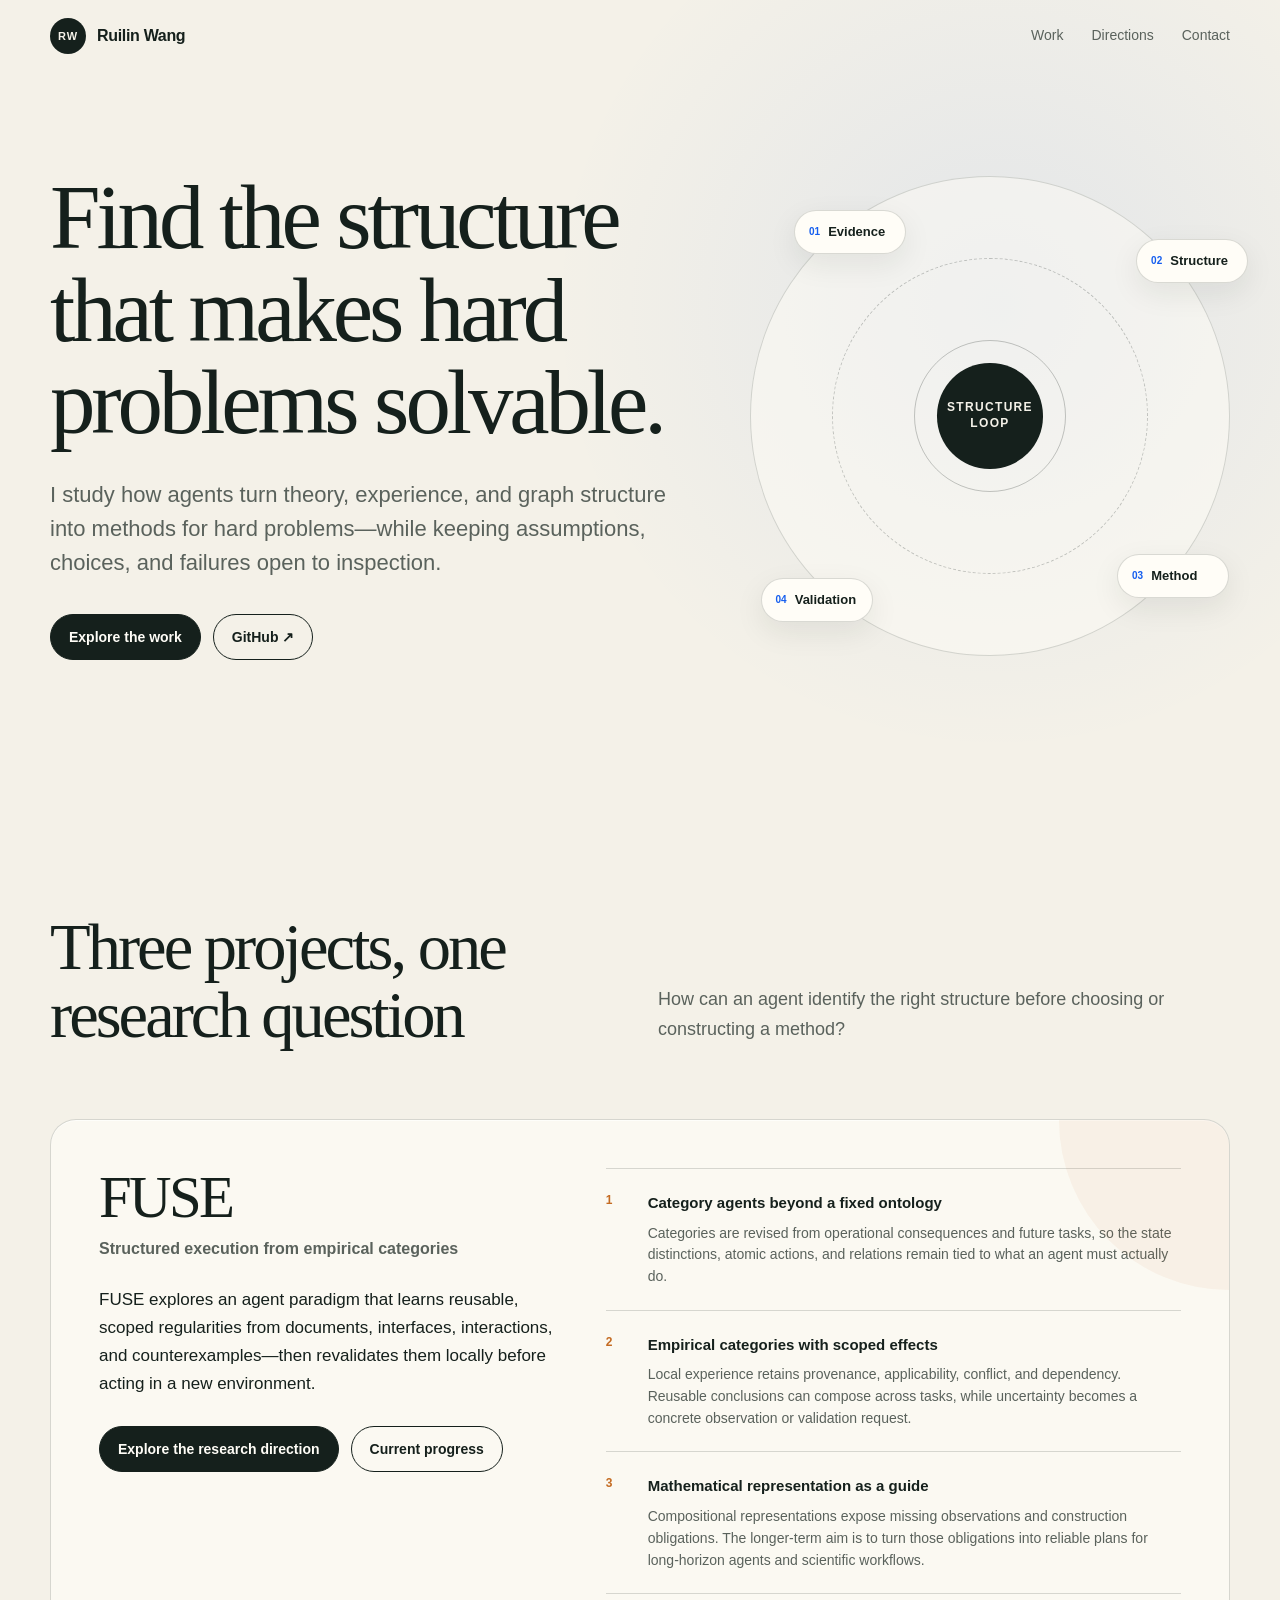
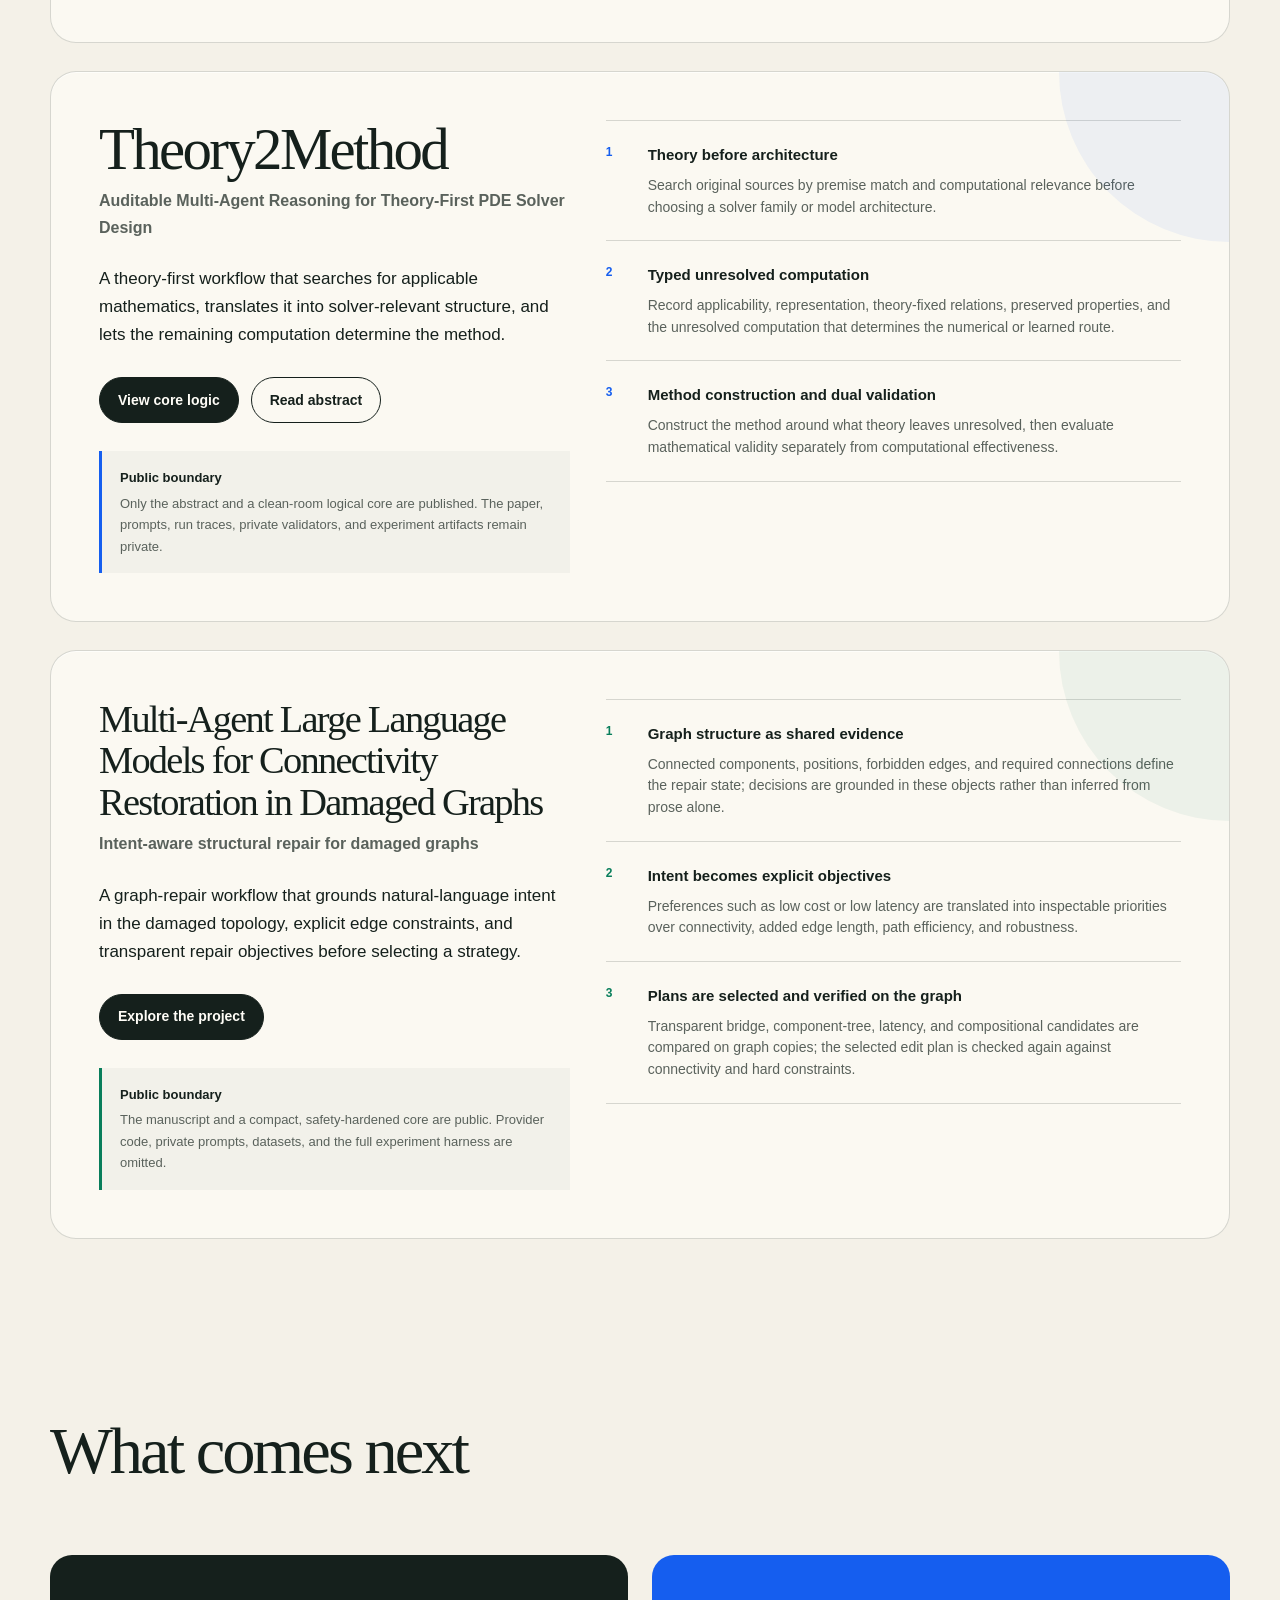
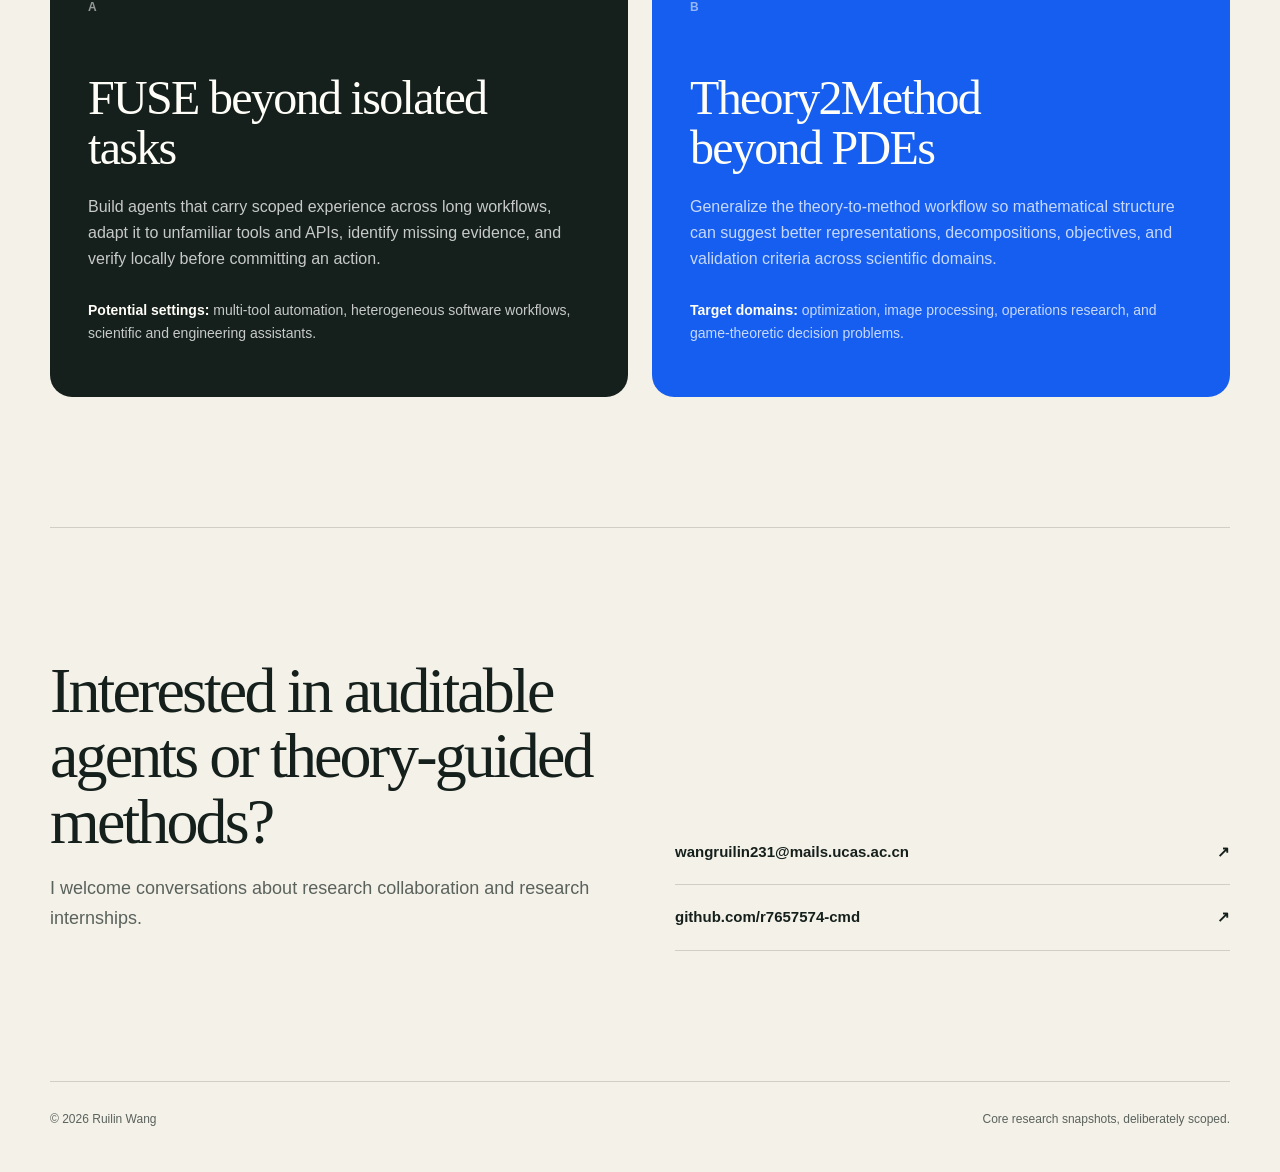
<file: index.html>
<!doctype html>
<html lang="en">
<head>
  <meta charset="utf-8">
  <meta name="viewport" content="width=device-width, initial-scale=1">
  <meta name="description" content="Ruilin Wang's research portfolio: structure-guided agents, theory-to-method design, and intent-aware graph repair.">
  <meta name="theme-color" content="#f4f1e8">
  <title>Ruilin Wang — Research Portfolio</title>
  <link rel="icon" href="assets/mark.svg" type="image/svg+xml">
  <link rel="stylesheet" href="styles.css">
</head>
<body>
  <a class="skip-link" href="#main">Skip to content</a>

  <header class="site-header" data-header>
    <a class="brand" href="#top" aria-label="Ruilin Wang, home">
      <span class="brand-mark" aria-hidden="true">RW</span>
      <span>Ruilin Wang</span>
    </a>
    <nav class="nav" aria-label="Primary navigation">
      <a href="#work">Work</a>
      <a href="#directions">Directions</a>
      <a href="#contact">Contact</a>
    </nav>
  </header>

  <main id="main">
    <section class="hero" id="top">
      <div class="hero-copy reveal">
        <h1>Find the structure that makes hard problems solvable.</h1>
        <p class="hero-lede">
          I study how agents turn theory, experience, and graph structure into methods for
          hard problems—while keeping assumptions, choices, and failures open to inspection.
        </p>
        <div class="hero-actions">
          <a class="button button-primary" href="#work">Explore the work</a>
          <a class="button button-quiet" href="https://github.com/r7657574-cmd" rel="me">GitHub ↗</a>
        </div>
      </div>

      <div class="hero-diagram reveal" aria-label="Evidence, structure, method, and validation research loop">
        <div class="orbit orbit-a"></div>
        <div class="orbit orbit-b"></div>
        <div class="diagram-node node-evidence"><span>01</span>Evidence</div>
        <div class="diagram-node node-structure"><span>02</span>Structure</div>
        <div class="diagram-node node-decision"><span>03</span>Method</div>
        <div class="diagram-node node-execution"><span>04</span>Validation</div>
        <div class="diagram-core">STRUCTURE<br>LOOP</div>
      </div>
    </section>

    <section class="section" id="work">
      <div class="section-heading reveal">
        <h2>Three projects, one research question</h2>
        <p>How can an agent identify the right structure before choosing or constructing a method?</p>
      </div>

      <article class="project project-fuse reveal" id="fuse">
        <div class="project-intro">
          <h3>FUSE</h3>
          <p class="project-subtitle">Structured execution from empirical categories</p>
          <p class="project-summary">
            FUSE explores an agent paradigm that learns reusable, scoped regularities from
            documents, interfaces, interactions, and counterexamples—then revalidates them
            locally before acting in a new environment.
          </p>
          <div class="project-actions">
            <a class="button button-primary" href="projects/fuse/">Explore the research direction</a>
            <a class="button button-quiet" href="projects/fuse/#current-progress">Current progress</a>
          </div>
        </div>
        <div class="contribution-list" aria-label="FUSE core ideas">
          <div class="contribution">
            <span>1</span>
            <div>
              <h4>Category agents beyond a fixed ontology</h4>
              <p>Categories are revised from operational consequences and future tasks, so the state distinctions, atomic actions, and relations remain tied to what an agent must actually do.</p>
            </div>
          </div>
          <div class="contribution">
            <span>2</span>
            <div>
              <h4>Empirical categories with scoped effects</h4>
              <p>Local experience retains provenance, applicability, conflict, and dependency. Reusable conclusions can compose across tasks, while uncertainty becomes a concrete observation or validation request.</p>
            </div>
          </div>
          <div class="contribution">
            <span>3</span>
            <div>
              <h4>Mathematical representation as a guide</h4>
              <p>Compositional representations expose missing observations and construction obligations. The longer-term aim is to turn those obligations into reliable plans for long-horizon agents and scientific workflows.</p>
            </div>
          </div>
        </div>
      </article>

      <article class="project project-t2m reveal" id="theory2method">
        <div class="project-intro">
          <h3>Theory2Method</h3>
          <p class="project-subtitle">Auditable Multi-Agent Reasoning for Theory-First PDE Solver Design</p>
          <p class="project-summary">
            A theory-first workflow that searches for applicable mathematics, translates it into
            solver-relevant structure, and lets the remaining computation determine the method.
          </p>
          <div class="project-actions">
            <a class="button button-primary" href="projects/theory2method/">View core logic</a>
            <button class="button button-quiet" type="button" data-dialog-open="t2m-abstract">Read abstract</button>
          </div>
          <div class="release-note">
            <strong>Public boundary</strong>
            <span>Only the abstract and a clean-room logical core are published. The paper, prompts, run traces, private validators, and experiment artifacts remain private.</span>
          </div>
        </div>
        <div class="contribution-list" aria-label="Theory2Method core contributions">
          <div class="contribution">
            <span>1</span>
            <div>
              <h4>Theory before architecture</h4>
              <p>Search original sources by premise match and computational relevance before choosing a solver family or model architecture.</p>
            </div>
          </div>
          <div class="contribution">
            <span>2</span>
            <div>
              <h4>Typed unresolved computation</h4>
              <p>Record applicability, representation, theory-fixed relations, preserved properties, and the unresolved computation that determines the numerical or learned route.</p>
            </div>
          </div>
          <div class="contribution">
            <span>3</span>
            <div>
              <h4>Method construction and dual validation</h4>
              <p>Construct the method around what theory leaves unresolved, then evaluate mathematical validity separately from computational effectiveness.</p>
            </div>
          </div>
        </div>
      </article>

      <article class="project project-graph reveal" id="graph-repair">
        <div class="project-intro">
          <h3 class="long-title">Multi-Agent Large Language Models for Connectivity Restoration in Damaged Graphs</h3>
          <p class="project-subtitle">Intent-aware structural repair for damaged graphs</p>
          <p class="project-summary">
            A graph-repair workflow that grounds natural-language intent in the damaged topology,
            explicit edge constraints, and transparent repair objectives before selecting a strategy.
          </p>
          <div class="project-actions">
            <a class="button button-primary" href="projects/graph-connectivity/">Explore the project</a>
          </div>
          <div class="release-note">
            <strong>Public boundary</strong>
            <span>The manuscript and a compact, safety-hardened core are public. Provider code, private prompts, datasets, and the full experiment harness are omitted.</span>
          </div>
        </div>
        <div class="contribution-list" aria-label="Graph connectivity restoration core contributions">
          <div class="contribution">
            <span>1</span>
            <div>
              <h4>Graph structure as shared evidence</h4>
              <p>Connected components, positions, forbidden edges, and required connections define the repair state; decisions are grounded in these objects rather than inferred from prose alone.</p>
            </div>
          </div>
          <div class="contribution">
            <span>2</span>
            <div>
              <h4>Intent becomes explicit objectives</h4>
              <p>Preferences such as low cost or low latency are translated into inspectable priorities over connectivity, added edge length, path efficiency, and robustness.</p>
            </div>
          </div>
          <div class="contribution">
            <span>3</span>
            <div>
              <h4>Plans are selected and verified on the graph</h4>
              <p>Transparent bridge, component-tree, latency, and compositional candidates are compared on graph copies; the selected edit plan is checked again against connectivity and hard constraints.</p>
            </div>
          </div>
        </div>
      </article>

    </section>

    <section class="section directions" id="directions">
      <div class="section-heading reveal">
        <h2>What comes next</h2>
      </div>
      <div class="direction-grid">
        <article class="direction-card reveal">
          <span class="direction-number">A</span>
          <h3>FUSE beyond isolated tasks</h3>
          <p>Build agents that carry scoped experience across long workflows, adapt it to unfamiliar tools and APIs, identify missing evidence, and verify locally before committing an action.</p>
          <p class="direction-use"><strong>Potential settings:</strong> multi-tool automation, heterogeneous software workflows, scientific and engineering assistants.</p>
        </article>
        <article class="direction-card reveal">
          <span class="direction-number">B</span>
          <h3>Theory2Method beyond PDEs</h3>
          <p>Generalize the theory-to-method workflow so mathematical structure can suggest better representations, decompositions, objectives, and validation criteria across scientific domains.</p>
          <p class="direction-use"><strong>Target domains:</strong> optimization, image processing, operations research, and game-theoretic decision problems.</p>
        </article>
      </div>
    </section>

    <section class="contact section" id="contact">
      <div class="contact-copy reveal">
        <h2>Interested in auditable agents or theory-guided methods?</h2>
        <p>I welcome conversations about research collaboration and research internships.</p>
      </div>
      <div class="contact-links reveal">
        <a href="mailto:wangruilin231@mails.ucas.ac.cn">wangruilin231@mails.ucas.ac.cn <span>↗</span></a>
        <a href="https://github.com/r7657574-cmd" rel="me">github.com/r7657574-cmd <span>↗</span></a>
      </div>
    </section>
  </main>

  <footer>
    <span>© <span data-year></span> Ruilin Wang</span>
    <span>Core research snapshots, deliberately scoped.</span>
  </footer>

  <dialog class="abstract-dialog" id="t2m-abstract" aria-labelledby="abstract-title">
    <div class="dialog-topline">
      <button class="dialog-close" type="button" data-dialog-close aria-label="Close abstract">×</button>
    </div>
    <h2 id="abstract-title">Theory2Method</h2>
    <p>
      Partial differential equations (PDEs) underpin models of transport, diffusion, fluids,
      elasticity, and many other physical systems, while AI4PDE increasingly seeks reusable
      learned solvers for parameterized PDE families. Most neural PDE pipelines, however,
      select a representation or model architecture before determining whether mathematical
      theory can fundamentally restructure the computational problem. We introduce
      Theory2Method, a multi-agent system that uses mathematical theory upstream of solver
      selection. All tasks start from the same task-independent taxonomy of broad mathematical
      theory categories and a common original-source search environment. A Theory Search Agent
      retrieves candidate mathematical results and selects theories whose assumptions match the
      target PDE and whose conclusions have plausible computational relevance. A Method Design
      Agent then grounds the selected theory into solver-relevant computational structure,
      applicability conditions, and a typed unresolved computation. A deterministic type-aware
      selector uses this unresolved computation to choose a numerical or learned implementation
      route, while coupled validators assess both theory-instance validity and method
      effectiveness. Across a diverse PDE portfolio, the resulting methods include exact
      numerical transformations, structure-guided learned solvers, and rejection of
      mathematically inadmissible proposals. The retained learned methods improve their
      prespecified matched comparators while satisfying the corresponding theory-derived
      validity conditions. These results demonstrate a practical role for large language model
      agents in AI4PDE beyond architecture or hyperparameter search: using mathematical theory
      to determine the representation, prediction target, and computational allocation before
      model training.
    </p>
    <p class="dialog-note">Only this abstract is public. The manuscript remains private while under review.</p>
  </dialog>

  <script src="script.js"></script>
</body>
</html>
</file>
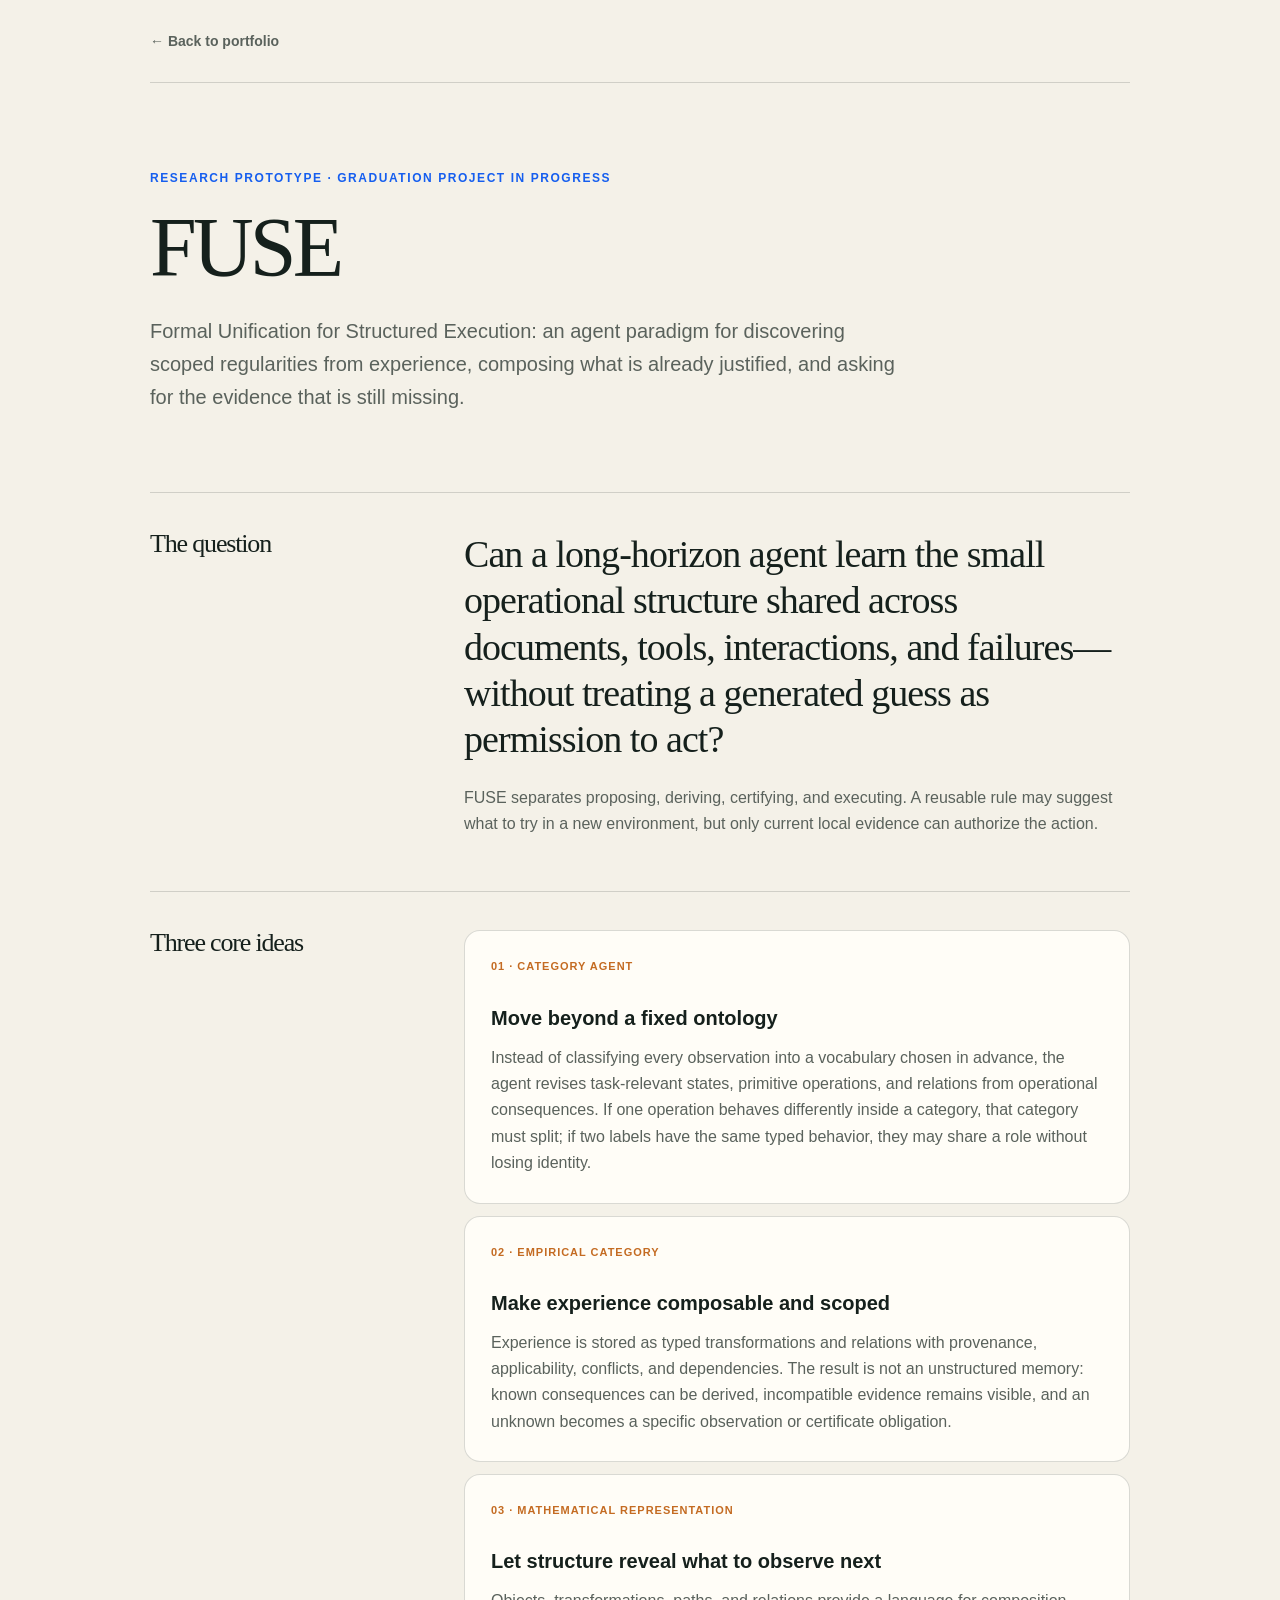
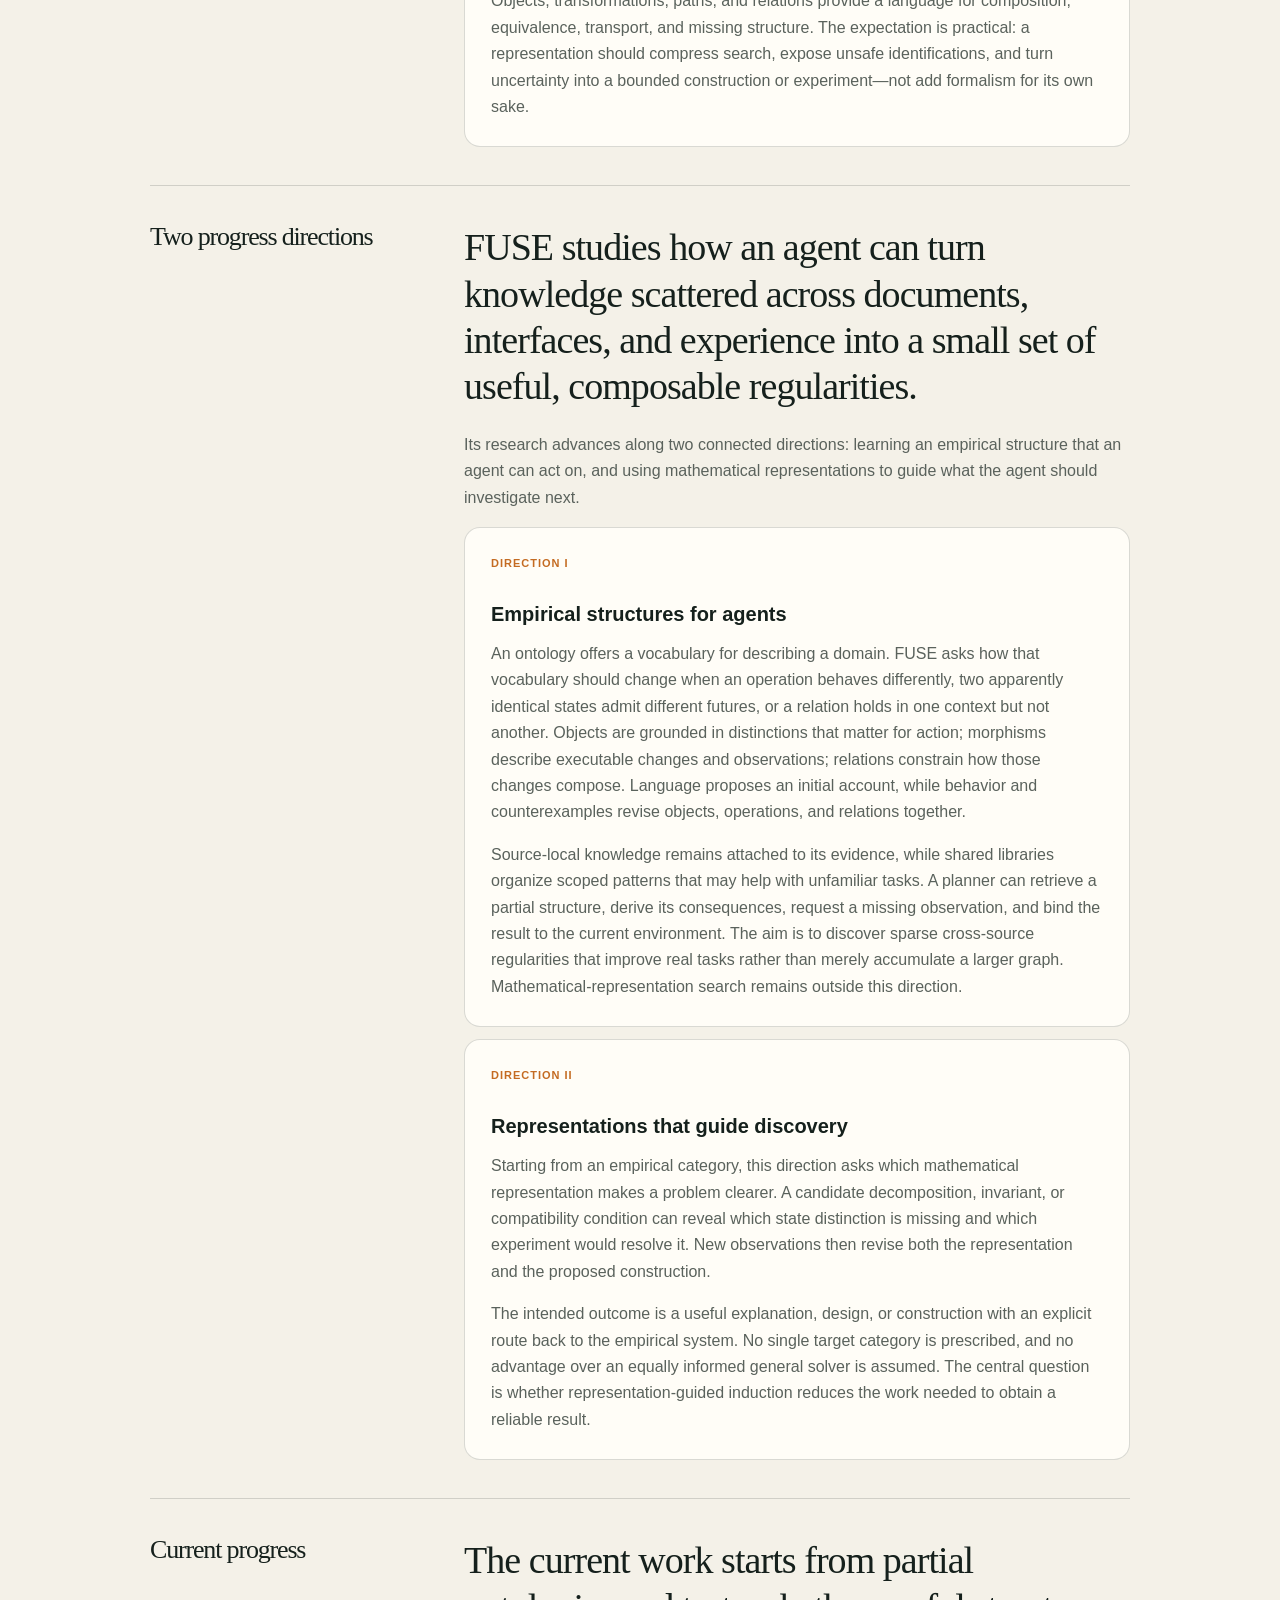
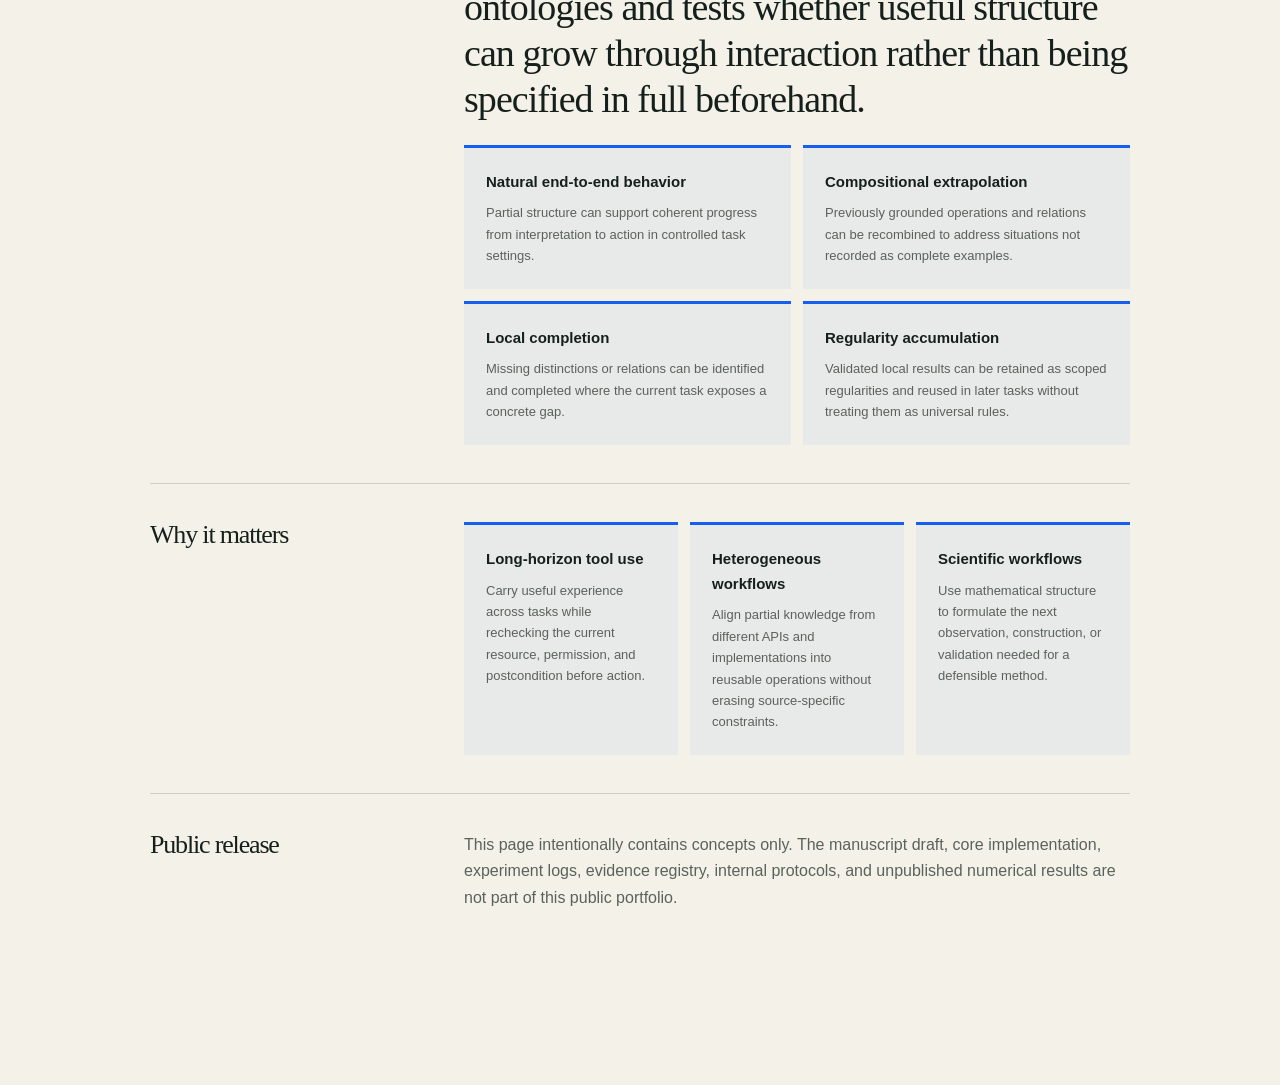
<file: projects/fuse/index.html>
<!doctype html>
<html lang="en">
<head>
  <meta charset="utf-8">
  <meta name="viewport" content="width=device-width, initial-scale=1">
  <meta name="description" content="FUSE: a research direction for structured execution from empirical categories.">
  <title>FUSE — Ruilin Wang</title>
  <link rel="icon" href="../../assets/mark.svg" type="image/svg+xml">
  <link rel="stylesheet" href="../../assets/project.css">
</head>
<body>
  <header class="doc-header"><a class="back-link" href="../../#fuse">← Back to portfolio</a></header>
  <main class="doc-main">
    <section class="doc-hero">
      <p class="eyebrow">Research prototype · graduation project in progress</p>
      <h1>FUSE</h1>
      <p class="doc-lede">Formal Unification for Structured Execution: an agent paradigm for discovering scoped regularities from experience, composing what is already justified, and asking for the evidence that is still missing.</p>
    </section>

    <section class="doc-grid">
      <h2>The question</h2>
      <div>
        <p class="pull-quote">Can a long-horizon agent learn the small operational structure shared across documents, tools, interactions, and failures—without treating a generated guess as permission to act?</p>
        <p>FUSE separates proposing, deriving, certifying, and executing. A reusable rule may suggest what to try in a new environment, but only current local evidence can authorize the action.</p>
      </div>
    </section>

    <section class="doc-grid">
      <h2>Three core ideas</h2>
      <div class="concept-stack">
        <article class="concept-card">
          <span>01 · Category Agent</span>
          <h3>Move beyond a fixed ontology</h3>
          <p>Instead of classifying every observation into a vocabulary chosen in advance, the agent revises task-relevant states, primitive operations, and relations from operational consequences. If one operation behaves differently inside a category, that category must split; if two labels have the same typed behavior, they may share a role without losing identity.</p>
        </article>
        <article class="concept-card">
          <span>02 · Empirical category</span>
          <h3>Make experience composable and scoped</h3>
          <p>Experience is stored as typed transformations and relations with provenance, applicability, conflicts, and dependencies. The result is not an unstructured memory: known consequences can be derived, incompatible evidence remains visible, and an unknown becomes a specific observation or certificate obligation.</p>
        </article>
        <article class="concept-card">
          <span>03 · Mathematical representation</span>
          <h3>Let structure reveal what to observe next</h3>
          <p>Objects, transformations, paths, and relations provide a language for composition, equivalence, transport, and missing structure. The expectation is practical: a representation should compress search, expose unsafe identifications, and turn uncertainty into a bounded construction or experiment—not add formalism for its own sake.</p>
        </article>
      </div>
    </section>

    <section class="doc-grid">
      <h2>Two progress directions</h2>
      <div>
        <p class="pull-quote">FUSE studies how an agent can turn knowledge scattered across documents, interfaces, and experience into a small set of useful, composable regularities.</p>
        <p>Its research advances along two connected directions: learning an empirical structure that an agent can act on, and using mathematical representations to guide what the agent should investigate next.</p>
        <div class="concept-stack">
          <article class="concept-card">
            <span>Direction I</span>
            <h3>Empirical structures for agents</h3>
            <p>An ontology offers a vocabulary for describing a domain. FUSE asks how that vocabulary should change when an operation behaves differently, two apparently identical states admit different futures, or a relation holds in one context but not another. Objects are grounded in distinctions that matter for action; morphisms describe executable changes and observations; relations constrain how those changes compose. Language proposes an initial account, while behavior and counterexamples revise objects, operations, and relations together.</p>
            <p>Source-local knowledge remains attached to its evidence, while shared libraries organize scoped patterns that may help with unfamiliar tasks. A planner can retrieve a partial structure, derive its consequences, request a missing observation, and bind the result to the current environment. The aim is to discover sparse cross-source regularities that improve real tasks rather than merely accumulate a larger graph. Mathematical-representation search remains outside this direction.</p>
          </article>
          <article class="concept-card">
            <span>Direction II</span>
            <h3>Representations that guide discovery</h3>
            <p>Starting from an empirical category, this direction asks which mathematical representation makes a problem clearer. A candidate decomposition, invariant, or compatibility condition can reveal which state distinction is missing and which experiment would resolve it. New observations then revise both the representation and the proposed construction.</p>
            <p>The intended outcome is a useful explanation, design, or construction with an explicit route back to the empirical system. No single target category is prescribed, and no advantage over an equally informed general solver is assumed. The central question is whether representation-guided induction reduces the work needed to obtain a reliable result.</p>
          </article>
        </div>
      </div>
    </section>

    <section class="doc-grid" id="current-progress">
      <h2>Current progress</h2>
      <div>
        <p class="pull-quote">The current work starts from partial ontologies and tests whether useful structure can grow through interaction rather than being specified in full beforehand.</p>
        <div class="application-grid">
          <article><h3>Natural end-to-end behavior</h3><p>Partial structure can support coherent progress from interpretation to action in controlled task settings.</p></article>
          <article><h3>Compositional extrapolation</h3><p>Previously grounded operations and relations can be recombined to address situations not recorded as complete examples.</p></article>
          <article><h3>Local completion</h3><p>Missing distinctions or relations can be identified and completed where the current task exposes a concrete gap.</p></article>
          <article><h3>Regularity accumulation</h3><p>Validated local results can be retained as scoped regularities and reused in later tasks without treating them as universal rules.</p></article>
        </div>
      </div>
    </section>

    <section class="doc-grid">
      <h2>Why it matters</h2>
      <div class="application-grid">
        <article><h3>Long-horizon tool use</h3><p>Carry useful experience across tasks while rechecking the current resource, permission, and postcondition before action.</p></article>
        <article><h3>Heterogeneous workflows</h3><p>Align partial knowledge from different APIs and implementations into reusable operations without erasing source-specific constraints.</p></article>
        <article><h3>Scientific workflows</h3><p>Use mathematical structure to formulate the next observation, construction, or validation needed for a defensible method.</p></article>
      </div>
    </section>

    <section class="doc-grid">
      <h2>Public release</h2>
      <p>This page intentionally contains concepts only. The manuscript draft, core implementation, experiment logs, evidence registry, internal protocols, and unpublished numerical results are not part of this public portfolio.</p>
    </section>
  </main>
</body>
</html>
</file>
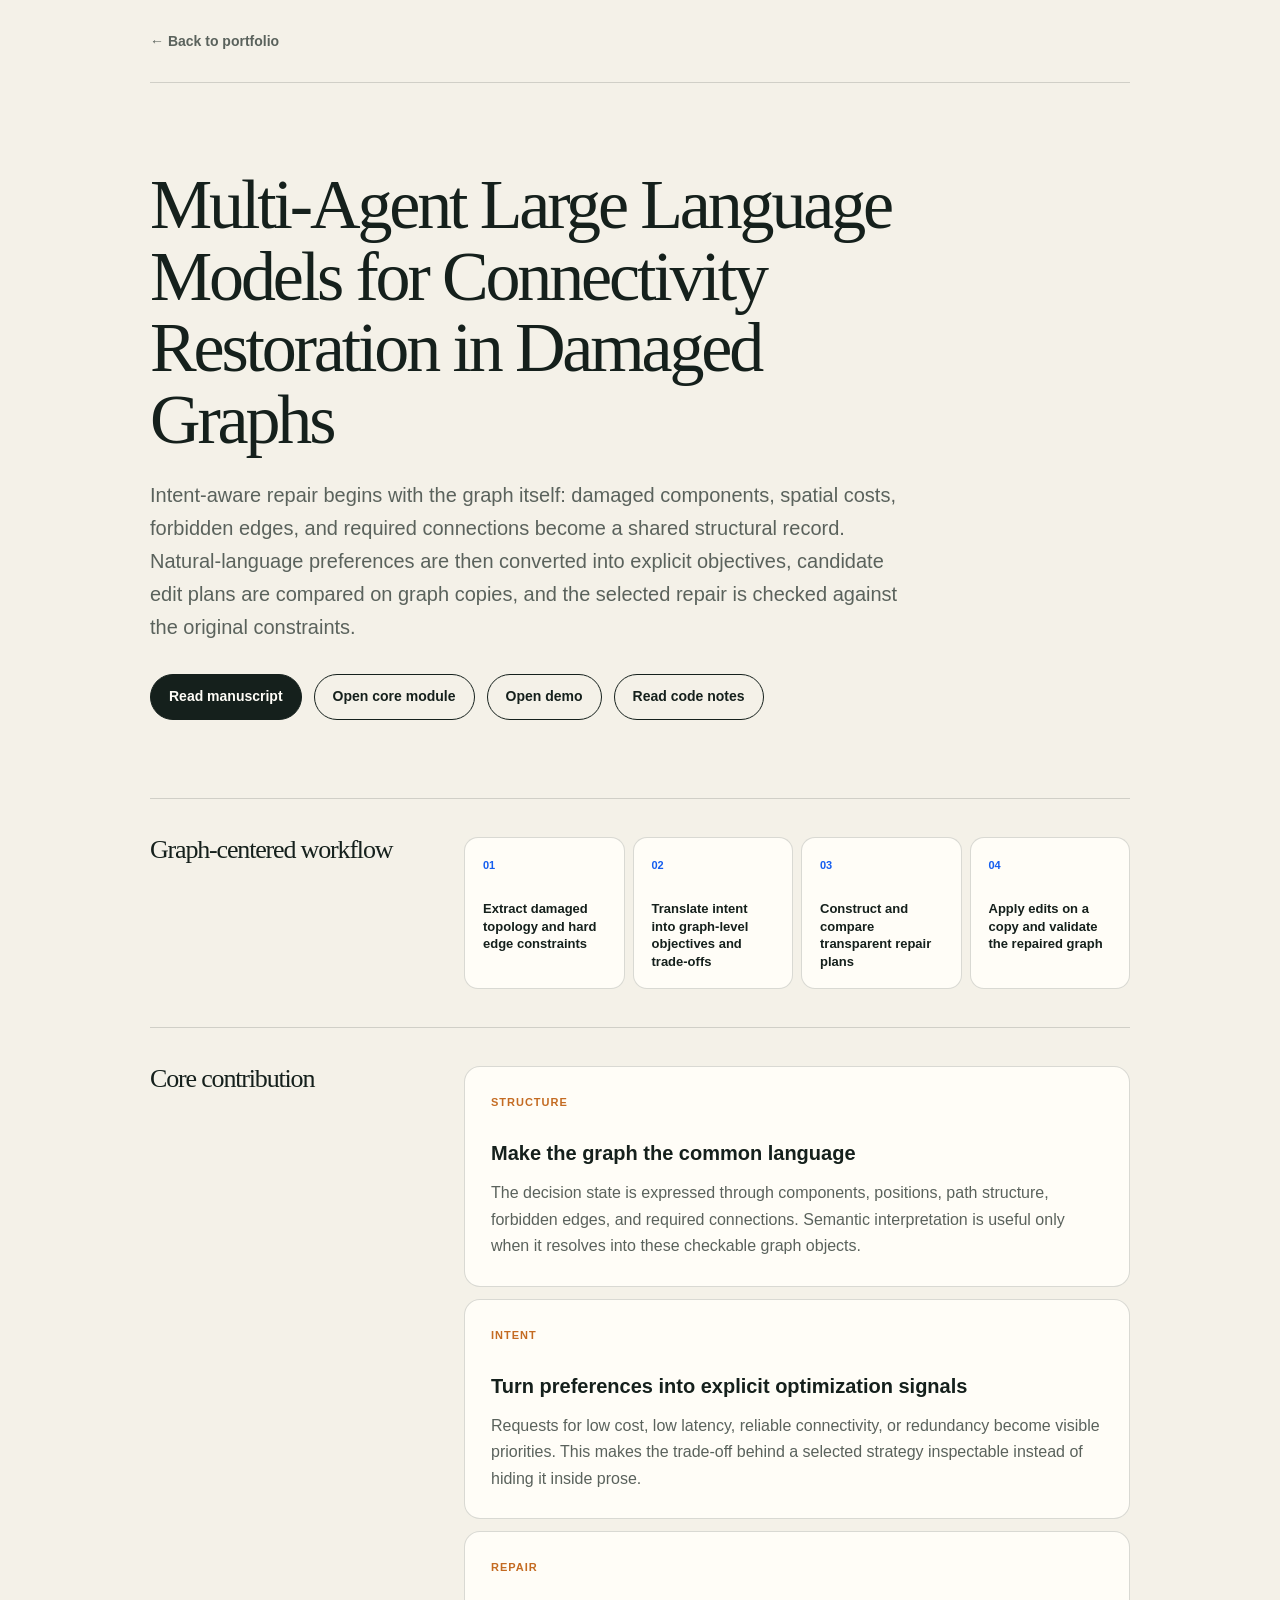
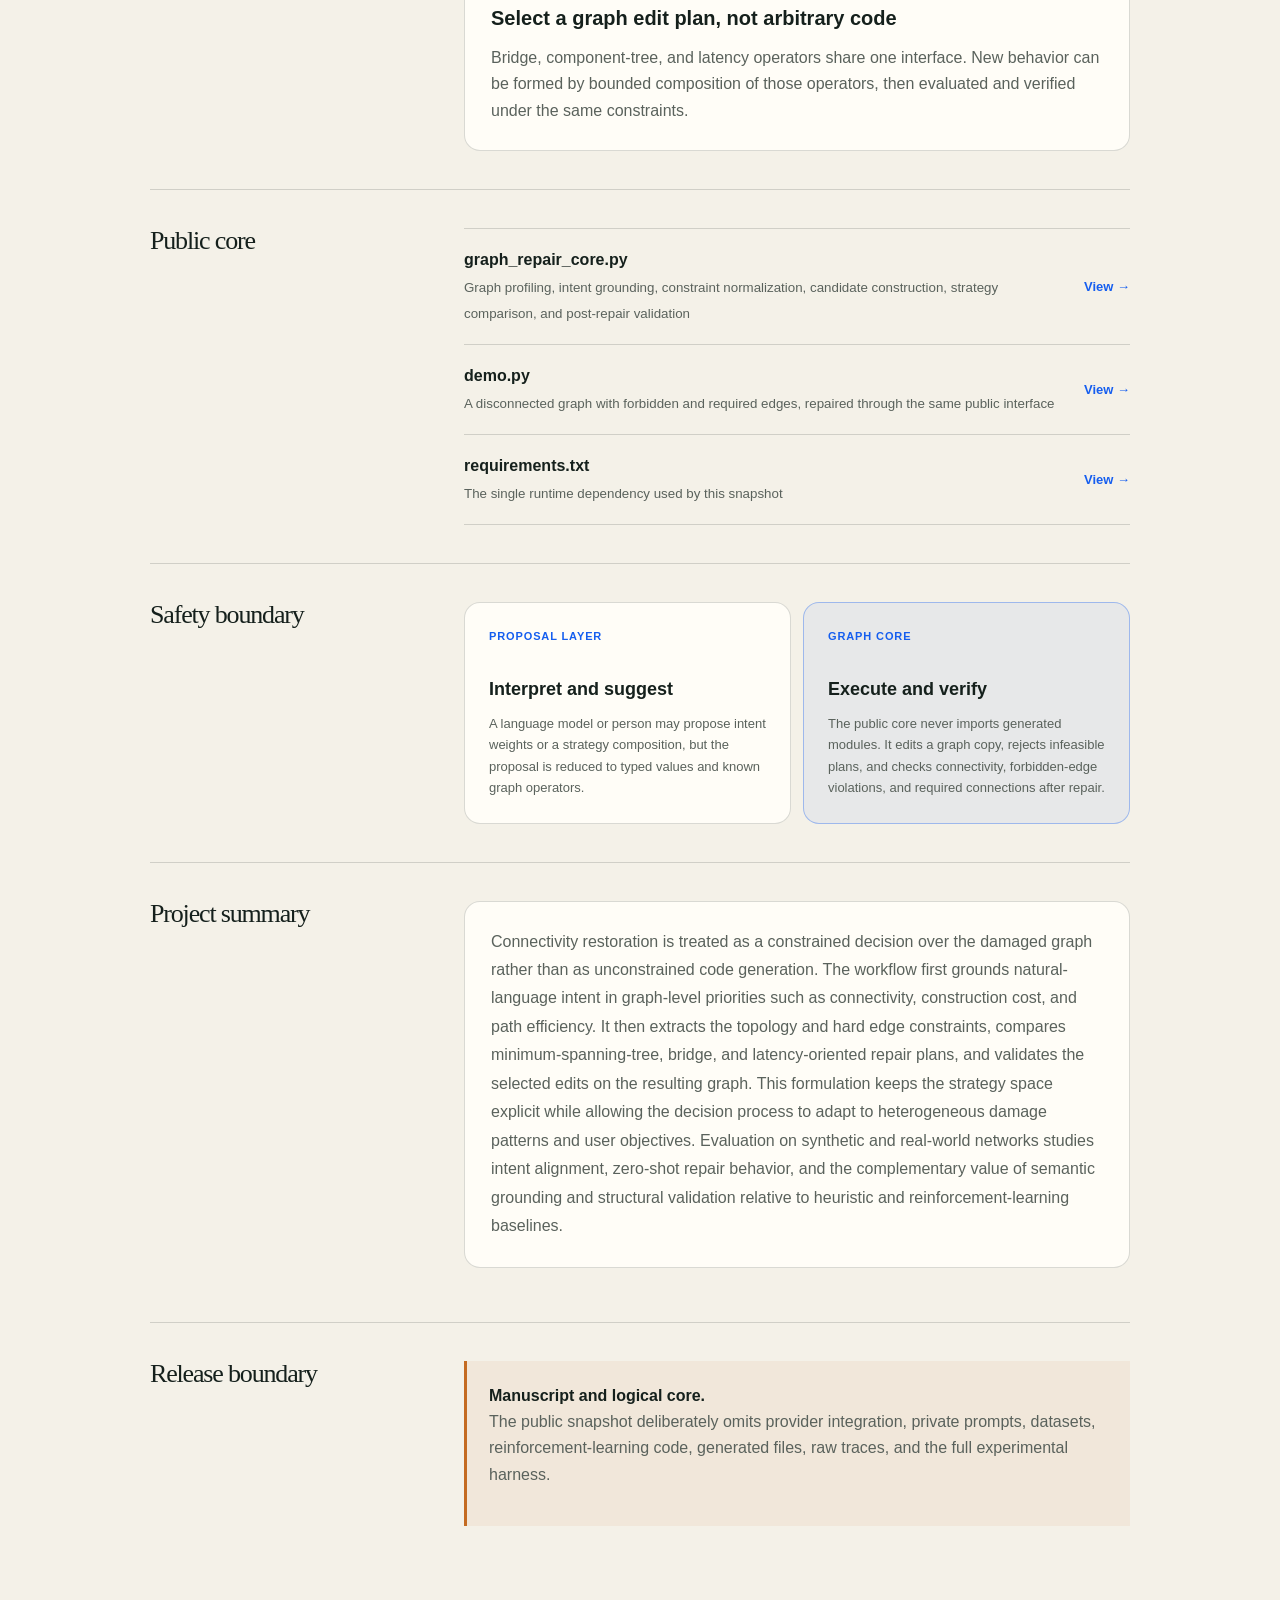
<file: projects/graph-connectivity/index.html>
<!doctype html>
<html lang="en">
<head>
  <meta charset="utf-8">
  <meta name="viewport" content="width=device-width, initial-scale=1">
  <meta name="description" content="Multi-Agent Large Language Models for Connectivity Restoration in Damaged Graphs — manuscript and public core logic.">
  <title>Multi-Agent Large Language Models for Connectivity Restoration in Damaged Graphs</title>
  <link rel="icon" href="../../assets/mark.svg" type="image/svg+xml">
  <link rel="stylesheet" href="../../assets/project.css">
</head>
<body>
  <header class="doc-header"><a class="back-link" href="../../#graph-repair">← Back to portfolio</a></header>
  <main class="doc-main">
    <section class="doc-hero">
      <h1 class="long-heading">Multi-Agent Large Language Models for Connectivity Restoration in Damaged Graphs</h1>
      <p class="doc-lede">Intent-aware repair begins with the graph itself: damaged components, spatial costs, forbidden edges, and required connections become a shared structural record. Natural-language preferences are then converted into explicit objectives, candidate edit plans are compared on graph copies, and the selected repair is checked against the original constraints.</p>
      <div class="doc-actions">
        <a class="button button-primary" href="manuscript.pdf">Read manuscript</a>
        <a class="button button-quiet" href="graph_repair_core.py">Open core module</a>
        <a class="button button-quiet" href="demo.py">Open demo</a>
        <a class="button button-quiet" href="README.md">Read code notes</a>
      </div>
    </section>

    <section class="doc-grid">
      <h2>Graph-centered workflow</h2>
      <div class="flow" aria-label="Graph connectivity restoration workflow">
        <div class="flow-step"><span>01</span><strong>Extract damaged topology and hard edge constraints</strong></div>
        <div class="flow-step"><span>02</span><strong>Translate intent into graph-level objectives and trade-offs</strong></div>
        <div class="flow-step"><span>03</span><strong>Construct and compare transparent repair plans</strong></div>
        <div class="flow-step"><span>04</span><strong>Apply edits on a copy and validate the repaired graph</strong></div>
      </div>
    </section>

    <section class="doc-grid">
      <h2>Core contribution</h2>
      <div class="concept-stack">
        <article class="concept-card"><span>Structure</span><h3>Make the graph the common language</h3><p>The decision state is expressed through components, positions, path structure, forbidden edges, and required connections. Semantic interpretation is useful only when it resolves into these checkable graph objects.</p></article>
        <article class="concept-card"><span>Intent</span><h3>Turn preferences into explicit optimization signals</h3><p>Requests for low cost, low latency, reliable connectivity, or redundancy become visible priorities. This makes the trade-off behind a selected strategy inspectable instead of hiding it inside prose.</p></article>
        <article class="concept-card"><span>Repair</span><h3>Select a graph edit plan, not arbitrary code</h3><p>Bridge, component-tree, and latency operators share one interface. New behavior can be formed by bounded composition of those operators, then evaluated and verified under the same constraints.</p></article>
      </div>
    </section>

    <section class="doc-grid">
      <h2>Public core</h2>
      <div>
        <div class="code-file"><div><strong>graph_repair_core.py</strong><small>Graph profiling, intent grounding, constraint normalization, candidate construction, strategy comparison, and post-repair validation</small></div><a href="graph_repair_core.py">View →</a></div>
        <div class="code-file"><div><strong>demo.py</strong><small>A disconnected graph with forbidden and required edges, repaired through the same public interface</small></div><a href="demo.py">View →</a></div>
        <div class="code-file"><div><strong>requirements.txt</strong><small>The single runtime dependency used by this snapshot</small></div><a href="requirements.txt">View →</a></div>
      </div>
    </section>

    <section class="doc-grid">
      <h2>Safety boundary</h2>
      <div class="trust-grid">
        <article><span>Proposal layer</span><h3>Interpret and suggest</h3><p>A language model or person may propose intent weights or a strategy composition, but the proposal is reduced to typed values and known graph operators.</p></article>
        <article><span>Graph core</span><h3>Execute and verify</h3><p>The public core never imports generated modules. It edits a graph copy, rejects infeasible plans, and checks connectivity, forbidden-edge violations, and required connections after repair.</p></article>
      </div>
    </section>

    <section class="doc-grid">
      <h2>Project summary</h2>
      <p class="abstract-copy">Connectivity restoration is treated as a constrained decision over the damaged graph rather than as unconstrained code generation. The workflow first grounds natural-language intent in graph-level priorities such as connectivity, construction cost, and path efficiency. It then extracts the topology and hard edge constraints, compares minimum-spanning-tree, bridge, and latency-oriented repair plans, and validates the selected edits on the resulting graph. This formulation keeps the strategy space explicit while allowing the decision process to adapt to heterogeneous damage patterns and user objectives. Evaluation on synthetic and real-world networks studies intent alignment, zero-shot repair behavior, and the complementary value of semantic grounding and structural validation relative to heuristic and reinforcement-learning baselines.</p>
    </section>

    <section class="doc-grid">
      <h2>Release boundary</h2>
      <div class="boundary"><strong>Manuscript and logical core.</strong><p>The public snapshot deliberately omits provider integration, private prompts, datasets, reinforcement-learning code, generated files, raw traces, and the full experimental harness.</p></div>
    </section>
  </main>
</body>
</html>
</file>
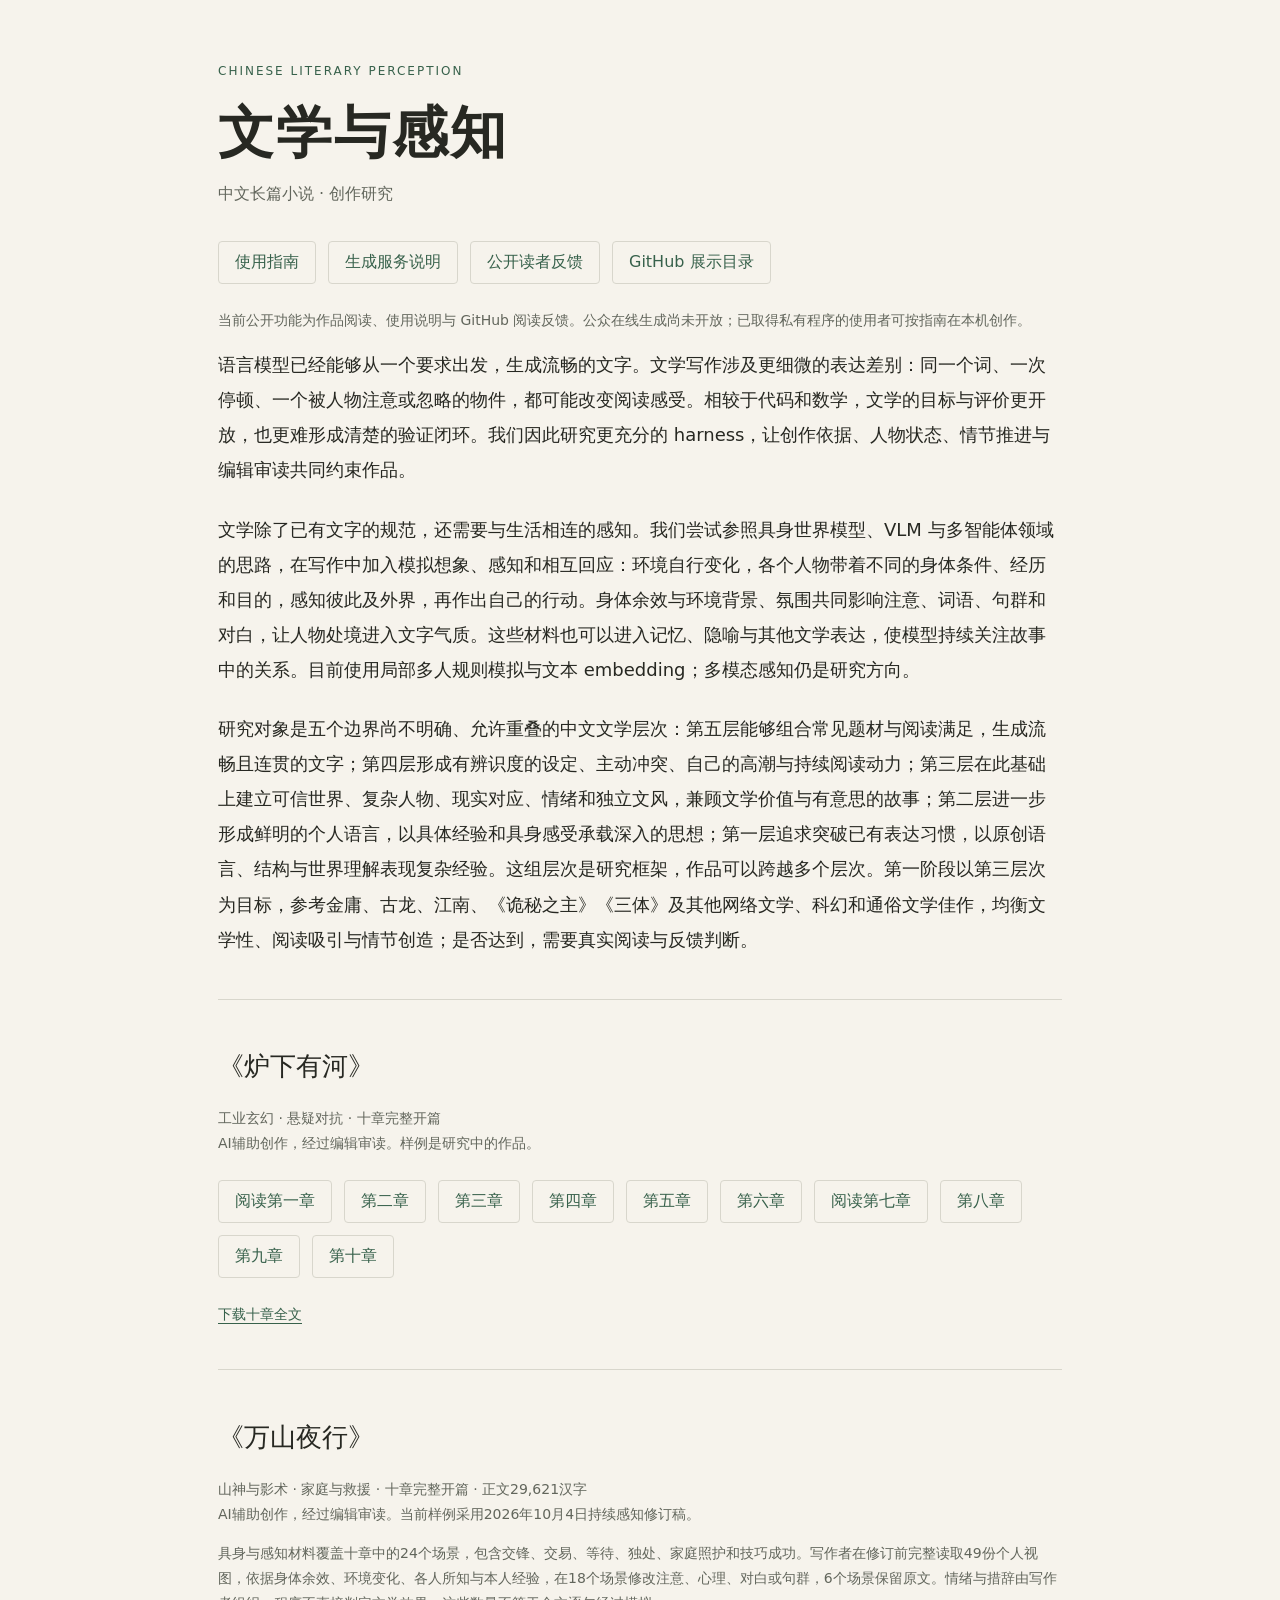
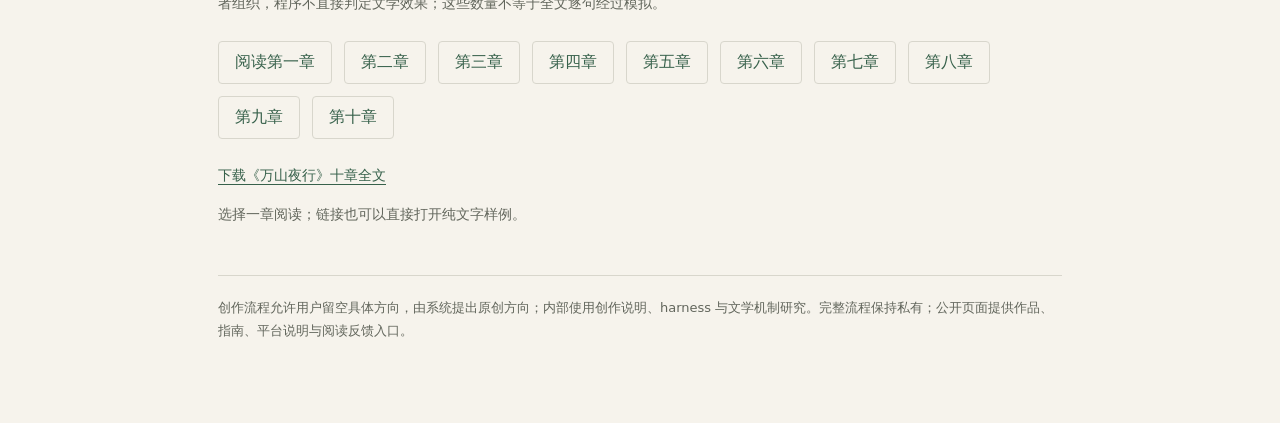
<file: projects/literary-perception/index.html>
<!doctype html>
<html lang="zh-CN">
<head>
  <meta charset="utf-8">
  <meta name="viewport" content="width=device-width,initial-scale=1">
  <meta name="description" content="中文文学写作研究：以创作约束、模拟感知与编辑审读，探索持续阅读和文学表达的共同发展。">
  <meta name="AI-Generated" content="项目样例含AI辅助创作文本，经过编辑审读">
  <title>文学与感知 · Chinese Literary Perception</title>
  <style>
    :root { color-scheme: light dark; --paper:#f6f3ec; --ink:#272822; --muted:#62665c; --line:#d8d6cc; --accent:#37614b; }
    * { box-sizing:border-box; }
    body { margin:0; background:var(--paper); color:var(--ink); font-family:system-ui,"Microsoft YaHei",sans-serif; }
    main { max-width:900px; margin:auto; padding:64px 28px 80px; }
    .eyebrow { font-size:12px; letter-spacing:2px; color:var(--accent); }
    h1 { font-size:clamp(32px,6vw,56px); font-weight:600; letter-spacing:2px; margin:18px 0 12px; }
    .subtitle { color:var(--muted); margin-bottom:36px; }
    .intro p { font-size:18px; line-height:1.95; margin:0 0 24px; }
    .samples { border-top:1px solid var(--line); margin-top:42px; padding-top:28px; }
    h2 { font-size:26px; font-weight:500; }
    .note { color:var(--muted); font-size:14px; line-height:1.8; }
    nav { display:flex; gap:12px; flex-wrap:wrap; margin:24px 0; }
    a { color:var(--accent); text-decoration-thickness:1px; text-underline-offset:4px; }
    nav a { padding:10px 16px; border:1px solid var(--line); border-radius:4px; text-decoration:none; }
    #reading { max-width:720px; margin:32px auto 0; font-family:"Noto Serif SC","Songti SC","SimSun",serif; font-size:19px; line-height:2; }
    #reading h3 { font-size:24px; margin:36px 0 22px; }
    #reading p { margin:0 0 18px; }
    .reader-status { min-height:24px; }
    footer { margin-top:48px; padding-top:20px; border-top:1px solid var(--line); color:var(--muted); font-size:13px; line-height:1.8; }
    @media (prefers-color-scheme:dark) { :root { --paper:#1c211d; --ink:#e3e5de; --muted:#b2b9ac; --line:#465045; --accent:#aed4b8; } }
    @media (max-width:560px) { main { padding:36px 20px 56px; } .intro p { font-size:17px; } #reading { font-size:18px; } }
  </style>
</head>
<body>
<main>
  <div class="eyebrow">CHINESE LITERARY PERCEPTION</div>
  <h1>文学与感知</h1>
  <div class="subtitle">中文长篇小说 · 创作研究</div>
  <nav aria-label="项目导航"><a href="usage.html">使用指南</a><a href="platform.html#access">生成服务说明</a><a href="platform.html#feedback">公开读者反馈</a><a href="https://github.com/r7657574-cmd/r7657574-cmd.github.io/tree/main/projects/literary-perception">GitHub 展示目录</a></nav>
  <p class="note">当前公开功能为作品阅读、使用说明与 GitHub 阅读反馈。公众在线生成尚未开放；已取得私有程序的使用者可按指南在本机创作。</p>
  <section class="intro" aria-label="研究介绍">
    <p>语言模型已经能够从一个要求出发，生成流畅的文字。文学写作涉及更细微的表达差别：同一个词、一次停顿、一个被人物注意或忽略的物件，都可能改变阅读感受。相较于代码和数学，文学的目标与评价更开放，也更难形成清楚的验证闭环。我们因此研究更充分的 harness，让创作依据、人物状态、情节推进与编辑审读共同约束作品。</p>
    <p>文学除了已有文字的规范，还需要与生活相连的感知。我们尝试参照具身世界模型、VLM 与多智能体领域的思路，在写作中加入模拟想象、感知和相互回应：环境自行变化，各个人物带着不同的身体条件、经历和目的，感知彼此及外界，再作出自己的行动。身体余效与环境背景、氛围共同影响注意、词语、句群和对白，让人物处境进入文字气质。这些材料也可以进入记忆、隐喻与其他文学表达，使模型持续关注故事中的关系。目前使用局部多人规则模拟与文本 embedding；多模态感知仍是研究方向。</p>
    <p>研究对象是五个边界尚不明确、允许重叠的中文文学层次：第五层能够组合常见题材与阅读满足，生成流畅且连贯的文字；第四层形成有辨识度的设定、主动冲突、自己的高潮与持续阅读动力；第三层在此基础上建立可信世界、复杂人物、现实对应、情绪和独立文风，兼顾文学价值与有意思的故事；第二层进一步形成鲜明的个人语言，以具体经验和具身感受承载深入的思想；第一层追求突破已有表达习惯，以原创语言、结构与世界理解表现复杂经验。这组层次是研究框架，作品可以跨越多个层次。第一阶段以第三层次为目标，参考金庸、古龙、江南、《诡秘之主》《三体》及其他网络文学、科幻和通俗文学佳作，均衡文学性、阅读吸引与情节创造；是否达到，需要真实阅读与反馈判断。</p>
  </section>
  <section class="samples" aria-labelledby="sample-title">
    <h2 id="sample-title">《炉下有河》</h2>
    <div class="note">工业玄幻 · 悬疑对抗 · 十章完整开篇</div>
    <div class="note">AI辅助创作，经过编辑审读。样例是研究中的作品。</div>
    <nav aria-label="样例阅读">
      <a href="samples/ch01.txt" data-sample="ch01" data-title="第一章 四辆都上去了">阅读第一章</a>
      <a href="samples/ch02.txt" data-sample="ch02" data-title="第二章">第二章</a>
      <a href="samples/ch03.txt" data-sample="ch03" data-title="第三章">第三章</a>
      <a href="samples/ch04.txt" data-sample="ch04" data-title="第四章">第四章</a>
      <a href="samples/ch05.txt" data-sample="ch05" data-title="第五章">第五章</a>
      <a href="samples/ch06.txt" data-sample="ch06" data-title="第六章">第六章</a>
      <a href="samples/ch07.txt" data-sample="ch07" data-title="第七章 这回他来取">阅读第七章</a>
      <a href="samples/ch08.txt" data-sample="ch08" data-title="第八章">第八章</a>
      <a href="samples/ch09.txt" data-sample="ch09" data-title="第九章">第九章</a>
      <a href="samples/ch10.txt" data-sample="ch10" data-title="第十章">第十章</a>
    </nav>
    <p class="note"><a href="samples/under-furnace.txt" download>下载十章全文</a></p>
  </section>
  <section class="samples" aria-labelledby="night-title">
    <h2 id="night-title">《万山夜行》</h2>
    <div class="note">山神与影术 · 家庭与救援 · 十章完整开篇 · 正文29,621汉字</div>
    <div class="note">AI辅助创作，经过编辑审读。当前样例采用2026年10月4日持续感知修订稿。</div>
    <p class="note">具身与感知材料覆盖十章中的24个场景，包含交锋、交易、等待、独处、家庭照护和技巧成功。写作者在修订前完整读取49份个人视图，依据身体余效、环境变化、各人所知与本人经验，在18个场景修改注意、心理、对白或句群，6个场景保留原文。情绪与措辞由写作者组织，程序不直接判定文学效果；这些数量不等于全文逐句经过模拟。</p>
    <nav aria-label="万山夜行样例阅读">
      <a href="samples/night-mountains/ch01.txt" data-sample="night-ch01" data-title="万山夜行 · 第一章 花市的影子">阅读第一章</a>
      <a href="samples/night-mountains/ch02.txt" data-sample="night-ch02" data-title="万山夜行 · 第二章 借路的人">第二章</a>
      <a href="samples/night-mountains/ch03.txt" data-sample="night-ch03" data-title="万山夜行 · 第三章 妹妹的选择">第三章</a>
      <a href="samples/night-mountains/ch04.txt" data-sample="night-ch04" data-title="万山夜行 · 第四章 闻越的价钱">第四章</a>
      <a href="samples/night-mountains/ch05.txt" data-sample="night-ch05" data-title="万山夜行 · 第五章 取回兽心">第五章</a>
      <a href="samples/night-mountains/ch06.txt" data-sample="night-ch06" data-title="万山夜行 · 第六章 山神开口">第六章</a>
      <a href="samples/night-mountains/ch07.txt" data-sample="night-ch07" data-title="万山夜行 · 第七章 一只手">第七章</a>
      <a href="samples/night-mountains/ch08.txt" data-sample="night-ch08" data-title="万山夜行 · 第八章 灯下的人">第八章</a>
      <a href="samples/night-mountains/ch09.txt" data-sample="night-ch09" data-title="万山夜行 · 第九章 带你回家">第九章</a>
      <a href="samples/night-mountains/ch10.txt" data-sample="night-ch10" data-title="万山夜行 · 第十章 走向青山">第十章</a>
    </nav>
    <p class="note"><a href="samples/night-mountains.txt" download>下载《万山夜行》十章全文</a></p>
  </section>
  <div class="note reader-status" id="status" role="status" aria-live="polite">选择一章阅读；链接也可以直接打开纯文字样例。</div>
  <article id="reading" aria-label="作品正文"></article>
  <footer>创作流程允许用户留空具体方向，由系统提出原创方向；内部使用创作说明、harness 与文学机制研究。完整流程保持私有；公开页面提供作品、指南、平台说明与阅读反馈入口。</footer>
</main>
<script>
const reading = document.getElementById("reading");
const status = document.getElementById("status");
document.querySelectorAll("a[data-sample]").forEach(link => {
  link.addEventListener("click", async event => {
    event.preventDefault();
    status.textContent = "正在读取作品……";
    const response = await fetch(link.getAttribute("href"), {cache:"no-cache"});
    if (!response.ok) { status.textContent = "暂时无法读取，请直接打开作品链接。"; throw new Error("作品读取失败：" + response.status); }
    const text = await response.text();
    reading.replaceChildren();
    const title = document.createElement("h3");
    title.textContent = link.dataset.title;
    reading.append(title);
    text.split(/\r?\n\s*\r?\n/).forEach(block => {
      if (!block.trim() || block.startsWith("# ") || block.startsWith("AI辅助创作")) return;
      const paragraph = document.createElement("p");
      paragraph.textContent = block.trim();
      reading.append(paragraph);
    });
    status.textContent = link.dataset.title + " · AI辅助创作，经过编辑审读";
    reading.scrollIntoView({behavior:"smooth", block:"start"});
  });
});
</script>
</body>
</html>
</file>
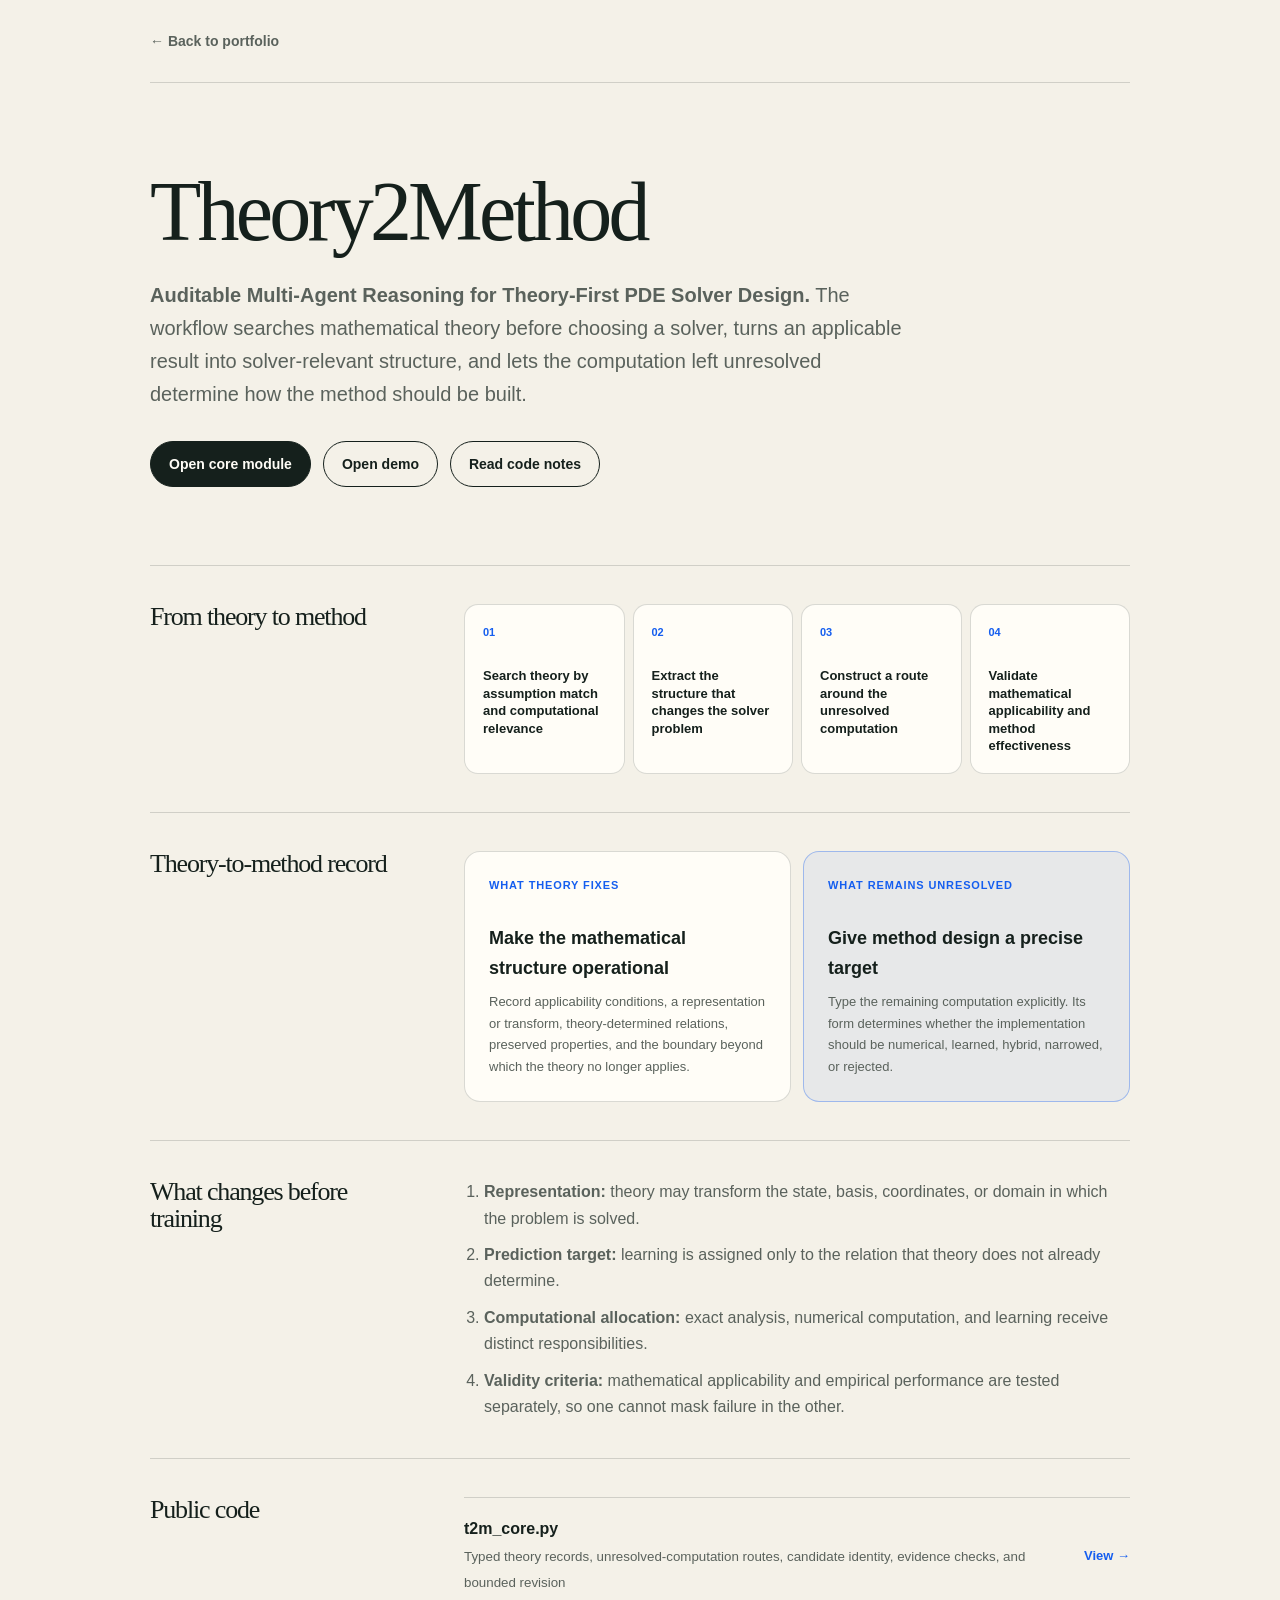
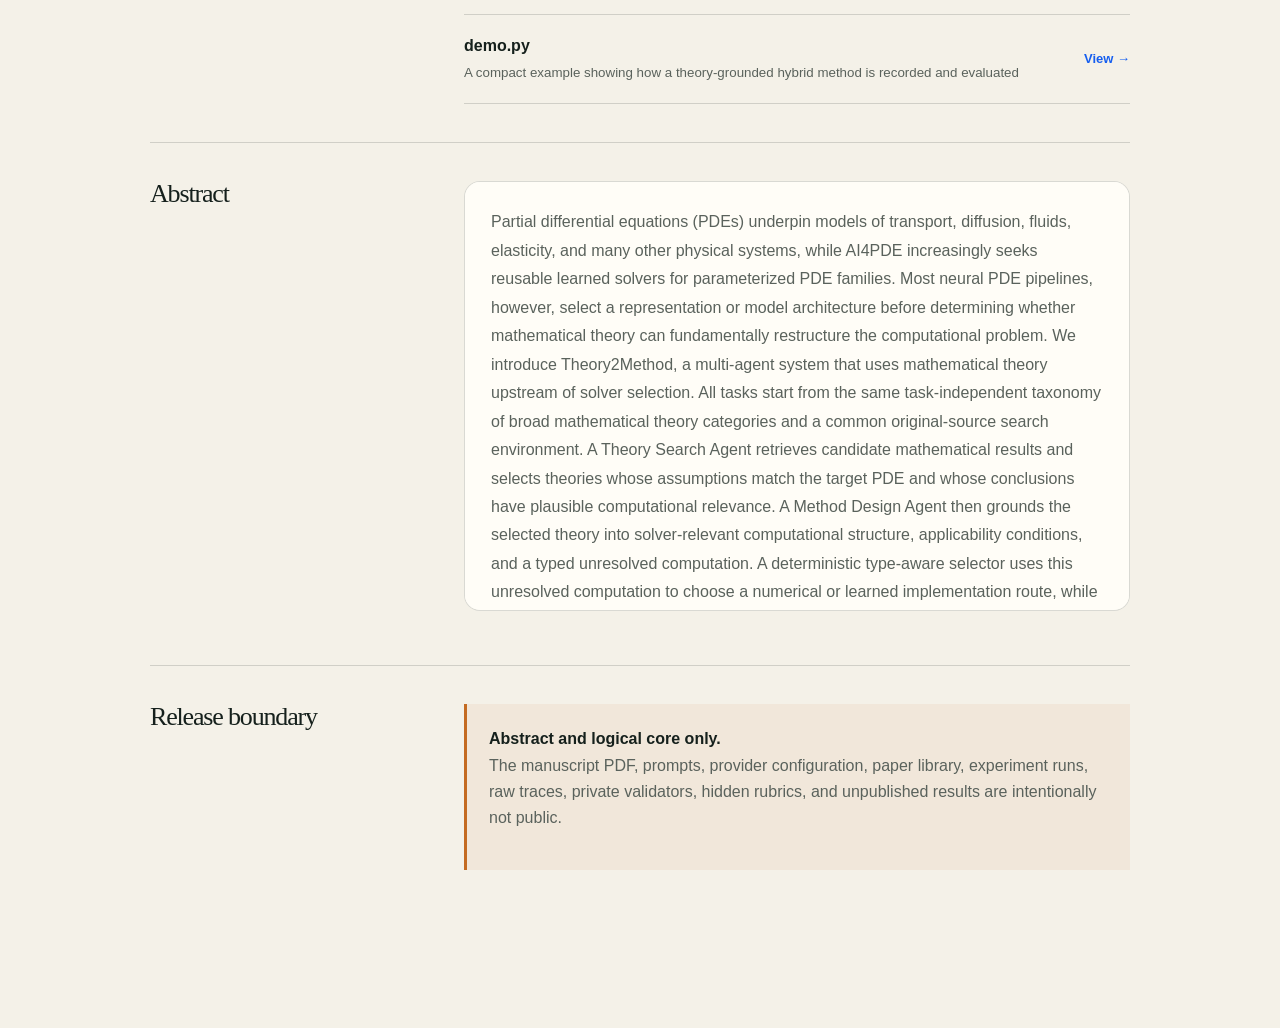
<file: projects/theory2method/index.html>
<!doctype html>
<html lang="en">
<head>
  <meta charset="utf-8">
  <meta name="viewport" content="width=device-width, initial-scale=1">
  <meta name="description" content="Theory2Method: Auditable Multi-Agent Reasoning for Theory-First PDE Solver Design — public abstract and logical core.">
  <title>Theory2Method: Auditable Multi-Agent Reasoning for Theory-First PDE Solver Design</title>
  <link rel="icon" href="../../assets/mark.svg" type="image/svg+xml">
  <link rel="stylesheet" href="../../assets/project.css">
</head>
<body>
  <header class="doc-header"><a class="back-link" href="../../#theory2method">← Back to portfolio</a></header>
  <main class="doc-main">
    <section class="doc-hero">
      <h1>Theory2Method</h1>
      <p class="doc-lede"><strong>Auditable Multi-Agent Reasoning for Theory-First PDE Solver Design.</strong> The workflow searches mathematical theory before choosing a solver, turns an applicable result into solver-relevant structure, and lets the computation left unresolved determine how the method should be built.</p>
      <div class="doc-actions">
        <a class="button button-primary" href="t2m_core.py">Open core module</a>
        <a class="button button-quiet" href="demo.py">Open demo</a>
        <a class="button button-quiet" href="README.md">Read code notes</a>
      </div>
    </section>

    <section class="doc-grid">
      <h2>From theory to method</h2>
      <div class="flow" aria-label="Theory2Method workflow">
        <div class="flow-step"><span>01</span><strong>Search theory by assumption match and computational relevance</strong></div>
        <div class="flow-step"><span>02</span><strong>Extract the structure that changes the solver problem</strong></div>
        <div class="flow-step"><span>03</span><strong>Construct a route around the unresolved computation</strong></div>
        <div class="flow-step"><span>04</span><strong>Validate mathematical applicability and method effectiveness</strong></div>
      </div>
    </section>

    <section class="doc-grid">
      <h2>Theory-to-method record</h2>
      <div class="trust-grid">
        <article><span>What theory fixes</span><h3>Make the mathematical structure operational</h3><p>Record applicability conditions, a representation or transform, theory-determined relations, preserved properties, and the boundary beyond which the theory no longer applies.</p></article>
        <article><span>What remains unresolved</span><h3>Give method design a precise target</h3><p>Type the remaining computation explicitly. Its form determines whether the implementation should be numerical, learned, hybrid, narrowed, or rejected.</p></article>
      </div>
    </section>

    <section class="doc-grid">
      <h2>What changes before training</h2>
      <ol>
        <li><strong>Representation:</strong> theory may transform the state, basis, coordinates, or domain in which the problem is solved.</li>
        <li><strong>Prediction target:</strong> learning is assigned only to the relation that theory does not already determine.</li>
        <li><strong>Computational allocation:</strong> exact analysis, numerical computation, and learning receive distinct responsibilities.</li>
        <li><strong>Validity criteria:</strong> mathematical applicability and empirical performance are tested separately, so one cannot mask failure in the other.</li>
      </ol>
    </section>

    <section class="doc-grid">
      <h2>Public code</h2>
      <div>
        <div class="code-file"><div><strong>t2m_core.py</strong><small>Typed theory records, unresolved-computation routes, candidate identity, evidence checks, and bounded revision</small></div><a href="t2m_core.py">View →</a></div>
        <div class="code-file"><div><strong>demo.py</strong><small>A compact example showing how a theory-grounded hybrid method is recorded and evaluated</small></div><a href="demo.py">View →</a></div>
      </div>
    </section>

    <section class="doc-grid">
      <h2>Abstract</h2>
      <p class="abstract-copy">Partial differential equations (PDEs) underpin models of transport, diffusion, fluids, elasticity, and many other physical systems, while AI4PDE increasingly seeks reusable learned solvers for parameterized PDE families. Most neural PDE pipelines, however, select a representation or model architecture before determining whether mathematical theory can fundamentally restructure the computational problem. We introduce Theory2Method, a multi-agent system that uses mathematical theory upstream of solver selection. All tasks start from the same task-independent taxonomy of broad mathematical theory categories and a common original-source search environment. A Theory Search Agent retrieves candidate mathematical results and selects theories whose assumptions match the target PDE and whose conclusions have plausible computational relevance. A Method Design Agent then grounds the selected theory into solver-relevant computational structure, applicability conditions, and a typed unresolved computation. A deterministic type-aware selector uses this unresolved computation to choose a numerical or learned implementation route, while coupled validators assess both theory-instance validity and method effectiveness. Across a diverse PDE portfolio, the resulting methods include exact numerical transformations, structure-guided learned solvers, and rejection of mathematically inadmissible proposals. The retained learned methods improve their prespecified matched comparators while satisfying the corresponding theory-derived validity conditions. These results demonstrate a practical role for large language model agents in AI4PDE beyond architecture or hyperparameter search: using mathematical theory to determine the representation, prediction target, and computational allocation before model training.</p>
    </section>

    <section class="doc-grid">
      <h2>Release boundary</h2>
      <div class="boundary"><strong>Abstract and logical core only.</strong><p>The manuscript PDF, prompts, provider configuration, paper library, experiment runs, raw traces, private validators, hidden rubrics, and unpublished results are intentionally not public.</p></div>
    </section>
  </main>
</body>
</html>
</file>
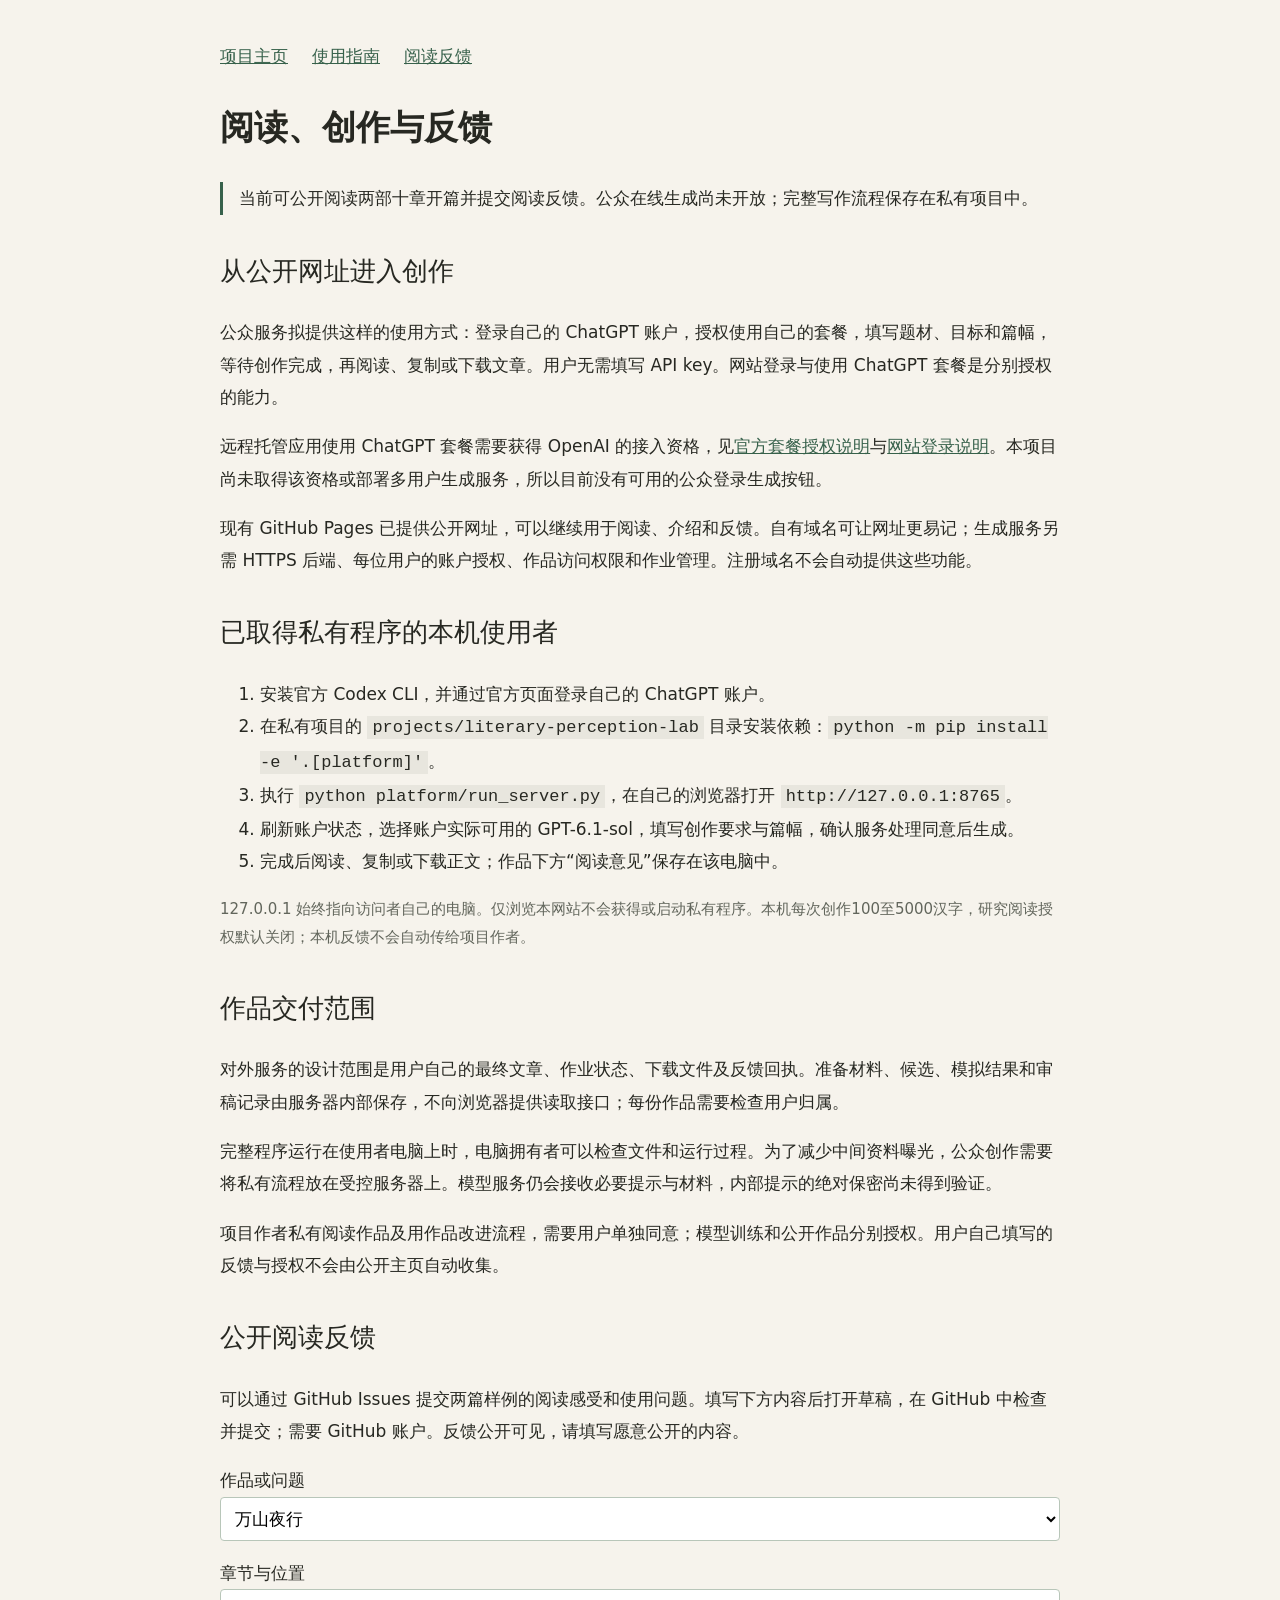
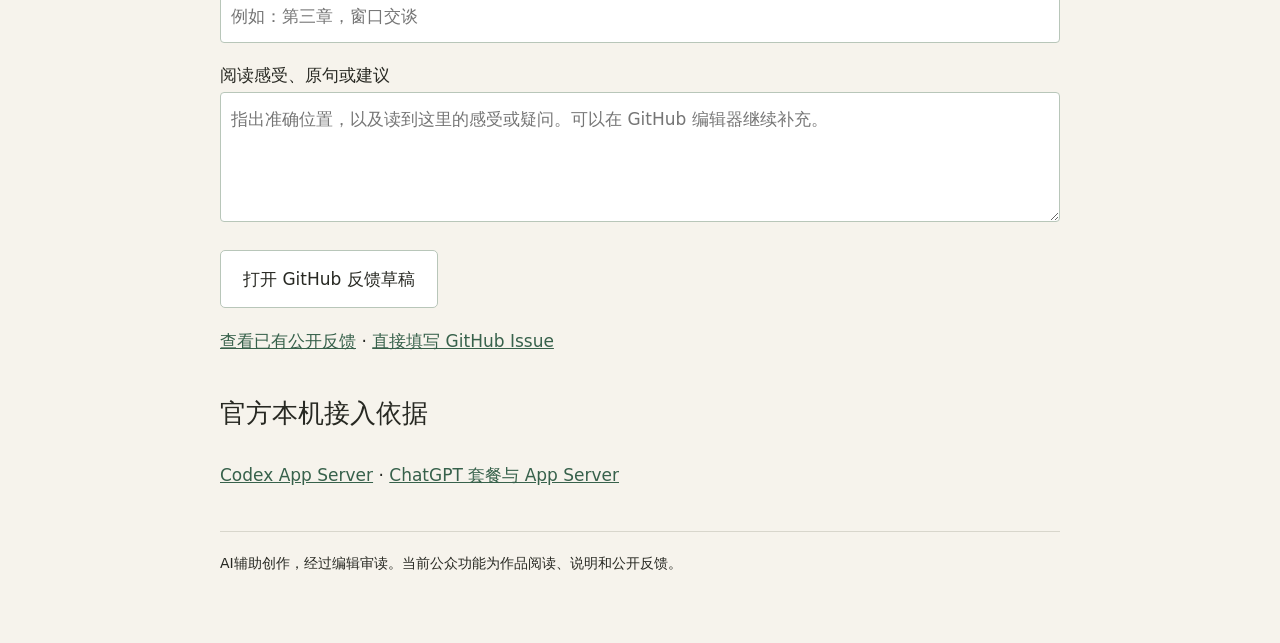
<file: projects/literary-perception/platform.html>
<!doctype html>
<html lang="zh-CN"><head><meta charset="utf-8"><meta name="viewport" content="width=device-width,initial-scale=1"><title>作品生成平台 · 文学与感知</title><style>
body{margin:0;background:#f6f3ec;color:#272822;font:17px/1.9 system-ui,"Microsoft YaHei",sans-serif}main{max-width:840px;margin:auto;padding:40px 24px 72px}a{color:#37614b}h1{font-weight:600}h2{margin-top:32px;font-weight:500}.entry,button{display:inline-block;border:1px solid #b8c6b9;padding:12px 22px;border-radius:5px;text-decoration:none;background:#fff;color:#272822;font:inherit}.note{color:#62665c;font-size:15px}nav{display:flex;gap:24px;flex-wrap:wrap}footer{border-top:1px solid #d8d6cc;margin-top:40px;padding-top:18px;font-size:14px}label{display:block;margin-top:16px}input,select,textarea{box-sizing:border-box;width:100%;padding:10px;border:1px solid #b8c6b9;border-radius:4px;background:#fff;font:inherit}textarea{min-height:130px}button{margin-top:18px;cursor:pointer}code{background:#e8e6de;padding:2px 5px}.status{border-left:3px solid #37614b;padding-left:16px}
</style></head><body><main><nav><a href="index.html">项目主页</a><a href="usage.html">使用指南</a><a href="#feedback">阅读反馈</a></nav><h1>阅读、创作与反馈</h1>
<p class="status">当前可公开阅读两部十章开篇并提交阅读反馈。公众在线生成尚未开放；完整写作流程保存在私有项目中。</p>
<section id="access"><h2>从公开网址进入创作</h2><p>公众服务拟提供这样的使用方式：登录自己的 ChatGPT 账户，授权使用自己的套餐，填写题材、目标和篇幅，等待创作完成，再阅读、复制或下载文章。用户无需填写 API key。网站登录与使用 ChatGPT 套餐是分别授权的能力。</p><p>远程托管应用使用 ChatGPT 套餐需要获得 OpenAI 的接入资格，见<a href="https://developers.openai.com/siwc/token-sharing-open-source">官方套餐授权说明</a>与<a href="https://developers.openai.com/siwc/website">网站登录说明</a>。本项目尚未取得该资格或部署多用户生成服务，所以目前没有可用的公众登录生成按钮。</p><p>现有 GitHub Pages 已提供公开网址，可以继续用于阅读、介绍和反馈。自有域名可让网址更易记；生成服务另需 HTTPS 后端、每位用户的账户授权、作品访问权限和作业管理。注册域名不会自动提供这些功能。</p></section>
<section id="local"><h2>已取得私有程序的本机使用者</h2><ol><li>安装官方 Codex CLI，并通过官方页面登录自己的 ChatGPT 账户。</li><li>在私有项目的 <code>projects/literary-perception-lab</code> 目录安装依赖：<code>python -m pip install -e '.[platform]'</code>。</li><li>执行 <code>python platform/run_server.py</code>，在自己的浏览器打开 <code>http://127.0.0.1:8765</code>。</li><li>刷新账户状态，选择账户实际可用的 GPT-6.1-sol，填写创作要求与篇幅，确认服务处理同意后生成。</li><li>完成后阅读、复制或下载正文；作品下方“阅读意见”保存在该电脑中。</li></ol><p class="note">127.0.0.1 始终指向访问者自己的电脑。仅浏览本网站不会获得或启动私有程序。本机每次创作100至5000汉字，研究阅读授权默认关闭；本机反馈不会自动传给项目作者。</p></section>
<section id="delivery"><h2>作品交付范围</h2><p>对外服务的设计范围是用户自己的最终文章、作业状态、下载文件及反馈回执。准备材料、候选、模拟结果和审稿记录由服务器内部保存，不向浏览器提供读取接口；每份作品需要检查用户归属。</p><p>完整程序运行在使用者电脑上时，电脑拥有者可以检查文件和运行过程。为了减少中间资料曝光，公众创作需要将私有流程放在受控服务器上。模型服务仍会接收必要提示与材料，内部提示的绝对保密尚未得到验证。</p><p>项目作者私有阅读作品及用作品改进流程，需要用户单独同意；模型训练和公开作品分别授权。用户自己填写的反馈与授权不会由公开主页自动收集。</p></section>
<section id="feedback"><h2>公开阅读反馈</h2><p>可以通过 GitHub Issues 提交两篇样例的阅读感受和使用问题。填写下方内容后打开草稿，在 GitHub 中检查并提交；需要 GitHub 账户。反馈公开可见，请填写愿意公开的内容。</p>
<form id="feedback-form"><label for="feedback-work">作品或问题</label><select id="feedback-work" name="work"><option>万山夜行</option><option>炉下有河</option><option>平台使用问题</option></select><label for="feedback-chapter">章节与位置</label><input id="feedback-chapter" name="chapter" maxlength="60" placeholder="例如：第三章，窗口交谈"><label for="feedback-text">阅读感受、原句或建议</label><textarea id="feedback-text" name="text" maxlength="500" required placeholder="指出准确位置，以及读到这里的感受或疑问。可以在 GitHub 编辑器继续补充。"></textarea><button type="submit">打开 GitHub 反馈草稿</button><p id="feedback-status" class="note" role="status" aria-live="polite"></p></form>
<p><a href="https://github.com/r7657574-cmd/r7657574-cmd.github.io/issues">查看已有公开反馈</a> · <a href="https://github.com/r7657574-cmd/r7657574-cmd.github.io/issues/new">直接填写 GitHub Issue</a></p></section>
<h2>官方本机接入依据</h2><p><a href="https://learn.chatgpt.com/docs/app-server">Codex App Server</a> · <a href="https://developers.openai.com/siwc/token-sharing-open-source/codex-app-server">ChatGPT 套餐与 App Server</a></p><footer>AI辅助创作，经过编辑审读。当前公众功能为作品阅读、说明和公开反馈。</footer></main>
<script>
function createFeedbackUrl(work, chapter, text) {
  const issue = new URL('https://github.com/r7657574-cmd/r7657574-cmd.github.io/issues/new');
  issue.searchParams.set('title', '[文学与感知] ' + work + (chapter ? ' · ' + chapter : ''));
  issue.searchParams.set('body', '作品或问题：' + work + '\n章节与位置：' + (chapter || '未填写') + '\n\n阅读感受与建议：\n' + text + '\n\n来自文学与感知项目的公开反馈页面。');
  return issue.href;
}
document.getElementById('feedback-form').addEventListener('submit', function (event) {
  event.preventDefault();
  const form = new FormData(event.currentTarget);
  const text = String(form.get('text')).trim();
  if (!text) {
    document.getElementById('feedback-status').textContent = '请填写阅读感受或问题。';
    return;
  }
  window.location.assign(createFeedbackUrl(String(form.get('work')), String(form.get('chapter')).trim(), text));
});
</script></body></html>
</file>
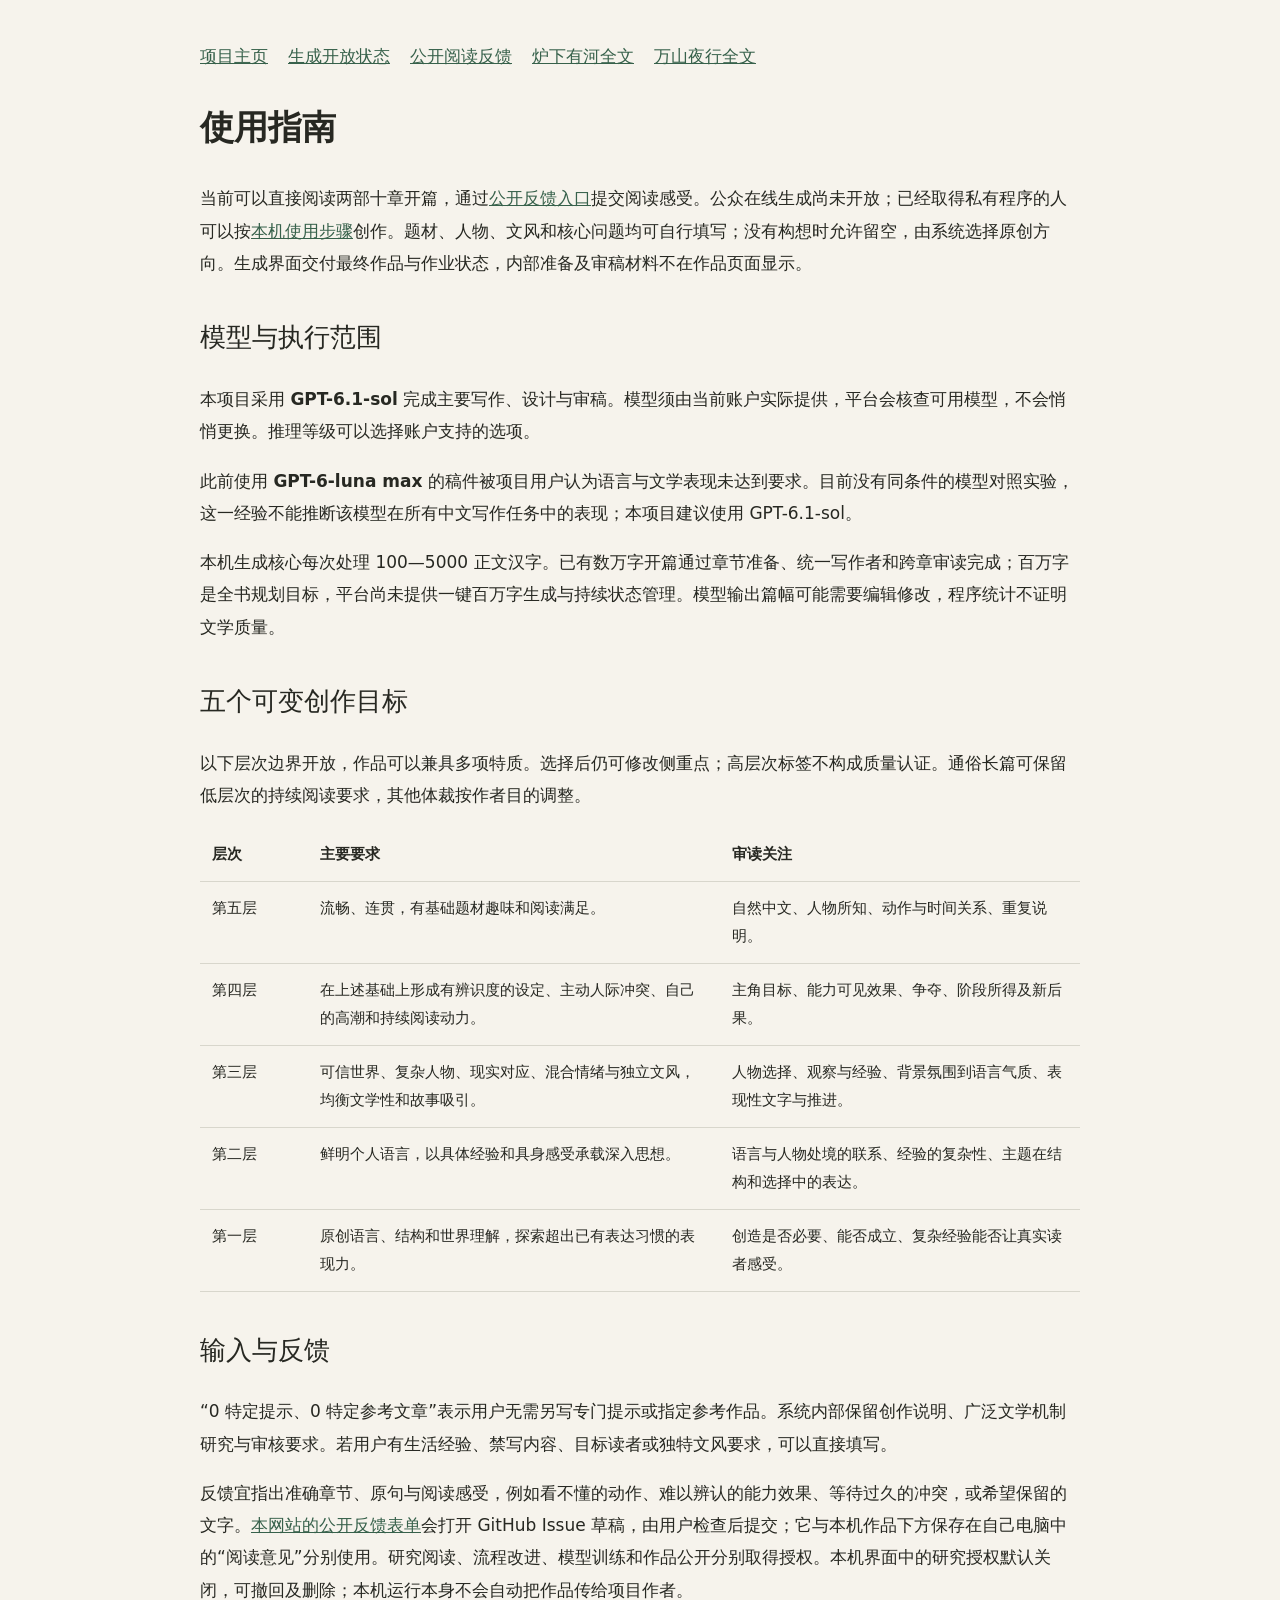
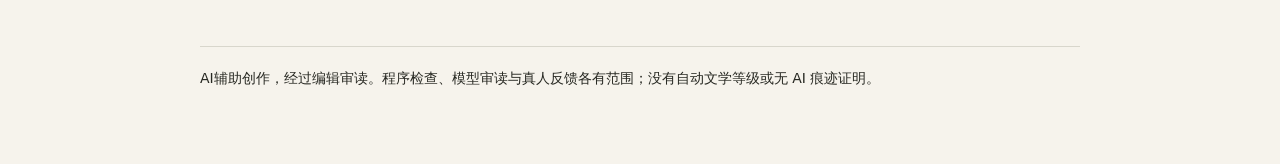
<file: projects/literary-perception/usage.html>
<!doctype html>
<html lang="zh-CN"><head><meta charset="utf-8"><meta name="viewport" content="width=device-width,initial-scale=1"><title>使用指南 · 文学与感知</title><style>
body{margin:0;background:#f6f3ec;color:#272822;font:17px/1.9 system-ui,"Microsoft YaHei",sans-serif}main{max-width:880px;margin:auto;padding:40px 24px 72px}a{color:#37614b}h1{font-weight:600}h2{margin-top:34px;font-weight:500}table{border-collapse:collapse;width:100%;font-size:15px}th,td{border-bottom:1px solid #d8d6cc;text-align:left;padding:12px;vertical-align:top}th:first-child,td:first-child{width:84px}.note{color:#62665c;font-size:15px}nav{display:flex;gap:20px;flex-wrap:wrap}code{background:#e8e6de;padding:2px 5px}footer{margin-top:40px;border-top:1px solid #d8d6cc;padding-top:18px;font-size:14px}
</style></head><body><main><nav><a href="index.html">项目主页</a><a href="platform.html#access">生成开放状态</a><a href="platform.html#feedback">公开阅读反馈</a><a href="samples/under-furnace.txt">炉下有河全文</a><a href="samples/night-mountains.txt">万山夜行全文</a></nav><h1>使用指南</h1>
<p>当前可以直接阅读两部十章开篇，通过<a href="platform.html#feedback">公开反馈入口</a>提交阅读感受。公众在线生成尚未开放；已经取得私有程序的人可以按<a href="platform.html#local">本机使用步骤</a>创作。题材、人物、文风和核心问题均可自行填写；没有构想时允许留空，由系统选择原创方向。生成界面交付最终作品与作业状态，内部准备及审稿材料不在作品页面显示。</p>
<h2>模型与执行范围</h2><p>本项目采用 <strong>GPT-6.1-sol</strong> 完成主要写作、设计与审稿。模型须由当前账户实际提供，平台会核查可用模型，不会悄悄更换。推理等级可以选择账户支持的选项。</p><p>此前使用 <strong>GPT-6-luna max</strong> 的稿件被项目用户认为语言与文学表现未达到要求。目前没有同条件的模型对照实验，这一经验不能推断该模型在所有中文写作任务中的表现；本项目建议使用 GPT-6.1-sol。</p><p>本机生成核心每次处理 100—5000 正文汉字。已有数万字开篇通过章节准备、统一写作者和跨章审读完成；百万字是全书规划目标，平台尚未提供一键百万字生成与持续状态管理。模型输出篇幅可能需要编辑修改，程序统计不证明文学质量。</p>
<h2>五个可变创作目标</h2><p>以下层次边界开放，作品可以兼具多项特质。选择后仍可修改侧重点；高层次标签不构成质量认证。通俗长篇可保留低层次的持续阅读要求，其他体裁按作者目的调整。</p><table><thead><tr><th>层次</th><th>主要要求</th><th>审读关注</th></tr></thead><tbody>
<tr><td>第五层</td><td>流畅、连贯，有基础题材趣味和阅读满足。</td><td>自然中文、人物所知、动作与时间关系、重复说明。</td></tr>
<tr><td>第四层</td><td>在上述基础上形成有辨识度的设定、主动人际冲突、自己的高潮和持续阅读动力。</td><td>主角目标、能力可见效果、争夺、阶段所得及新后果。</td></tr>
<tr><td>第三层</td><td>可信世界、复杂人物、现实对应、混合情绪与独立文风，均衡文学性和故事吸引。</td><td>人物选择、观察与经验、背景氛围到语言气质、表现性文字与推进。</td></tr>
<tr><td>第二层</td><td>鲜明个人语言，以具体经验和具身感受承载深入思想。</td><td>语言与人物处境的联系、经验的复杂性、主题在结构和选择中的表达。</td></tr>
<tr><td>第一层</td><td>原创语言、结构和世界理解，探索超出已有表达习惯的表现力。</td><td>创造是否必要、能否成立、复杂经验能否让真实读者感受。</td></tr>
</tbody></table>
<h2>输入与反馈</h2><p>“0 特定提示、0 特定参考文章”表示用户无需另写专门提示或指定参考作品。系统内部保留创作说明、广泛文学机制研究与审核要求。若用户有生活经验、禁写内容、目标读者或独特文风要求，可以直接填写。</p><p>反馈宜指出准确章节、原句与阅读感受，例如看不懂的动作、难以辨认的能力效果、等待过久的冲突，或希望保留的文字。<a href="platform.html#feedback">本网站的公开反馈表单</a>会打开 GitHub Issue 草稿，由用户检查后提交；它与本机作品下方保存在自己电脑中的“阅读意见”分别使用。研究阅读、流程改进、模型训练和作品公开分别取得授权。本机界面中的研究授权默认关闭，可撤回及删除；本机运行本身不会自动把作品传给项目作者。</p>
<footer>AI辅助创作，经过编辑审读。程序检查、模型审读与真人反馈各有范围；没有自动文学等级或无 AI 痕迹证明。</footer></main></body></html>
</file>
<file: styles.css>
:root {
  --paper: #f4f1e8;
  --paper-2: #eae5d8;
  --ink: #15201c;
  --muted: #5a625c;
  --line: rgba(21, 32, 28, 0.16);
  --blue: #155eef;
  --green: #087e5b;
  --amber: #c46b22;
  --white: #fffdf7;
  --shadow: 0 22px 70px rgba(43, 48, 39, 0.12);
}

* { box-sizing: border-box; }

html {
  scroll-behavior: smooth;
  scroll-padding-top: 88px;
}

body {
  margin: 0;
  background:
    radial-gradient(circle at 78% 7%, rgba(21, 94, 239, 0.08), transparent 28rem),
    var(--paper);
  color: var(--ink);
  font-family: Inter, ui-sans-serif, -apple-system, BlinkMacSystemFont, "Segoe UI", sans-serif;
  line-height: 1.65;
  -webkit-font-smoothing: antialiased;
}

a { color: inherit; }

.skip-link {
  position: fixed;
  left: 12px;
  top: -80px;
  z-index: 100;
  padding: 10px 14px;
  background: var(--ink);
  color: var(--white);
  transition: top 160ms ease;
}

.skip-link:focus { top: 12px; }

.site-header {
  position: sticky;
  top: 0;
  z-index: 20;
  display: flex;
  align-items: center;
  justify-content: space-between;
  width: min(1180px, calc(100% - 40px));
  margin: 0 auto;
  padding: 18px 0;
  border-bottom: 1px solid transparent;
  transition: background 180ms ease, border-color 180ms ease, backdrop-filter 180ms ease;
}

.site-header.scrolled {
  width: 100%;
  padding-inline: max(20px, calc((100% - 1180px) / 2));
  background: rgba(244, 241, 232, 0.88);
  border-color: var(--line);
  backdrop-filter: blur(14px);
}

.brand {
  display: inline-flex;
  align-items: center;
  gap: 11px;
  font-weight: 760;
  text-decoration: none;
  letter-spacing: -0.02em;
}

.brand-mark {
  display: grid;
  place-items: center;
  width: 36px;
  height: 36px;
  border-radius: 50%;
  background: var(--ink);
  color: var(--paper);
  font-size: 11px;
  letter-spacing: 0.08em;
}

.nav { display: flex; gap: 28px; }

.nav a {
  color: var(--muted);
  font-size: 14px;
  text-decoration: none;
}

.nav a:hover, .nav a:focus-visible { color: var(--ink); }

.hero {
  display: grid;
  grid-template-columns: minmax(0, 1.12fr) minmax(360px, 0.88fr);
  align-items: center;
  gap: 40px;
  width: min(1180px, calc(100% - 40px));
  min-height: 710px;
  margin: 0 auto;
  padding: 72px 0 96px;
}

.eyebrow {
  margin: 0 0 16px;
  color: var(--blue);
  font-size: 12px;
  font-weight: 760;
  letter-spacing: 0.13em;
  text-transform: uppercase;
}

h1, h2, h3, h4, p { margin-top: 0; }

h1, h2, .project h3 {
  font-family: Georgia, "Times New Roman", serif;
  font-weight: 500;
  letter-spacing: -0.045em;
  line-height: 1.02;
}

h1 {
  max-width: 760px;
  margin-bottom: 28px;
  font-size: clamp(56px, 7.1vw, 100px);
}

.hero-lede {
  max-width: 650px;
  margin-bottom: 34px;
  color: var(--muted);
  font-size: clamp(18px, 2vw, 22px);
  line-height: 1.55;
}

.hero-actions, .project-actions {
  display: flex;
  flex-wrap: wrap;
  gap: 12px;
}

.button {
  display: inline-flex;
  align-items: center;
  justify-content: center;
  min-height: 46px;
  padding: 10px 18px;
  border: 1px solid var(--ink);
  border-radius: 999px;
  background: transparent;
  color: var(--ink);
  font: inherit;
  font-size: 14px;
  font-weight: 690;
  text-decoration: none;
  cursor: pointer;
  transition: transform 150ms ease, background 150ms ease, color 150ms ease;
}

.button:hover, .button:focus-visible { transform: translateY(-2px); }
.button-primary { background: var(--ink); color: var(--white); }
.button-primary:hover, .button-primary:focus-visible { background: var(--blue); border-color: var(--blue); }
.button-quiet:hover, .button-quiet:focus-visible { background: var(--white); }

.hero-diagram {
  position: relative;
  justify-self: end;
  width: min(100%, 480px);
  aspect-ratio: 1;
  border: 1px solid var(--line);
  border-radius: 50%;
  background: rgba(255, 253, 247, 0.48);
}

.orbit {
  position: absolute;
  inset: 17%;
  border: 1px dashed rgba(21, 32, 28, 0.24);
  border-radius: 50%;
}

.orbit-b { inset: 34%; border-style: solid; }

.diagram-core {
  position: absolute;
  inset: 39%;
  display: grid;
  place-items: center;
  border-radius: 50%;
  background: var(--ink);
  color: var(--paper);
  font-size: 12px;
  font-weight: 760;
  letter-spacing: 0.11em;
  line-height: 1.3;
  text-align: center;
}

.diagram-node {
  position: absolute;
  display: flex;
  align-items: center;
  gap: 8px;
  min-width: 112px;
  padding: 10px 14px;
  border: 1px solid var(--line);
  border-radius: 999px;
  background: var(--white);
  box-shadow: 0 10px 30px rgba(21, 32, 28, 0.08);
  font-size: 13px;
  font-weight: 700;
}

.diagram-node span { color: var(--blue); font-size: 10px; }
.node-evidence { top: 7%; left: 9%; }
.node-structure { top: 13%; right: -4%; }
.node-decision { right: 0; bottom: 12%; }
.node-execution { left: 2%; bottom: 7%; }

.section {
  width: min(1180px, calc(100% - 40px));
  margin: 0 auto;
  padding: 130px 0;
}

.section-heading {
  display: grid;
  grid-template-columns: 1fr 1fr;
  gap: 36px;
  margin-bottom: 70px;
}

.section-heading h2 {
  margin-bottom: 0;
  font-size: clamp(44px, 5.2vw, 72px);
}

.section-heading > p:last-child {
  align-self: end;
  max-width: 520px;
  margin-bottom: 4px;
  color: var(--muted);
  font-size: 18px;
}

.project {
  position: relative;
  display: grid;
  grid-template-columns: minmax(0, 0.9fr) minmax(0, 1.1fr);
  gap: 36px;
  margin-bottom: 28px;
  padding: 48px;
  overflow: hidden;
  border: 1px solid var(--line);
  border-radius: 26px;
  background: rgba(255, 253, 247, 0.63);
  box-shadow: 0 1px 0 rgba(255, 255, 255, 0.65) inset;
}

.project::after {
  content: "";
  position: absolute;
  right: -170px;
  top: -170px;
  width: 340px;
  height: 340px;
  border-radius: 50%;
  background: var(--project-accent, var(--blue));
  opacity: 0.06;
}

.project-fuse { --project-accent: var(--amber); }
.project-t2m { --project-accent: var(--blue); }
.project-graph { --project-accent: var(--green); }

.project-intro { min-width: 0; }

.project h3 {
  margin-bottom: 8px;
  font-size: clamp(38px, 4.6vw, 66px);
}

.project h3.long-title {
  max-width: 760px;
  font-size: clamp(29px, 3vw, 44px);
  line-height: 1.08;
}

.project-subtitle {
  margin-bottom: 24px;
  color: var(--muted);
  font-size: 16px;
  font-weight: 620;
}

.project-summary {
  max-width: 600px;
  margin-bottom: 28px;
  font-size: 17px;
}

.release-note {
  display: grid;
  gap: 4px;
  margin-top: 28px;
  padding: 16px 18px;
  border-left: 3px solid var(--project-accent);
  background: rgba(21, 32, 28, 0.035);
  font-size: 13px;
}

.release-note span { color: var(--muted); }

.contribution-list {
  align-self: stretch;
  border-top: 1px solid var(--line);
}

.contribution {
  display: grid;
  grid-template-columns: 28px 1fr;
  gap: 14px;
  padding: 22px 0;
  border-bottom: 1px solid var(--line);
}

.contribution > span {
  color: var(--project-accent);
  font-size: 12px;
  font-weight: 800;
}

.contribution h4 {
  margin-bottom: 7px;
  font-size: 15px;
}

.contribution p {
  margin-bottom: 0;
  color: var(--muted);
  font-size: 14px;
  line-height: 1.55;
}

.directions { padding-top: 20px; }
.directions .section-heading { grid-template-columns: 1fr; }

.direction-grid {
  display: grid;
  grid-template-columns: 1fr 1fr;
  gap: 24px;
}

.direction-card {
  min-height: 360px;
  padding: 38px;
  border-radius: 22px;
  background: var(--ink);
  color: var(--white);
}

.direction-card:nth-child(2) { background: var(--blue); }
.direction-number { color: rgba(255, 255, 255, 0.55); font-size: 12px; font-weight: 800; }

.direction-card h3 {
  max-width: 420px;
  margin: 54px 0 20px;
  font-family: Georgia, "Times New Roman", serif;
  font-size: clamp(32px, 4vw, 48px);
  font-weight: 500;
  line-height: 1.05;
  letter-spacing: -0.035em;
}

.direction-card p { max-width: 500px; color: rgba(255, 255, 255, 0.76); }
.direction-use { margin-top: 26px; font-size: 14px; }
.direction-use strong { color: var(--white); }

.contact {
  display: grid;
  grid-template-columns: 1fr 1fr;
  gap: 70px;
  border-top: 1px solid var(--line);
}

.contact h2 {
  max-width: 650px;
  margin-bottom: 20px;
  font-size: clamp(40px, 5vw, 66px);
}

.contact-copy > p:last-child { color: var(--muted); font-size: 18px; }

.contact-links {
  align-self: end;
  display: grid;
}

.contact-links a {
  display: flex;
  justify-content: space-between;
  gap: 20px;
  padding: 20px 0;
  border-bottom: 1px solid var(--line);
  font-size: 15px;
  font-weight: 680;
  text-decoration: none;
}

.contact-links a:hover span { transform: translate(3px, -3px); }
.contact-links span { transition: transform 150ms ease; }

footer {
  display: flex;
  justify-content: space-between;
  gap: 24px;
  width: min(1180px, calc(100% - 40px));
  margin: 0 auto;
  padding: 28px 0 42px;
  border-top: 1px solid var(--line);
  color: var(--muted);
  font-size: 12px;
}

.abstract-dialog {
  width: min(760px, calc(100% - 32px));
  max-height: min(760px, calc(100vh - 48px));
  padding: 34px;
  border: 1px solid var(--line);
  border-radius: 24px;
  background: var(--paper);
  color: var(--ink);
  box-shadow: var(--shadow);
}

.abstract-dialog::backdrop { background: rgba(15, 21, 18, 0.62); backdrop-filter: blur(4px); }
.dialog-topline { display: flex; align-items: center; justify-content: flex-end; gap: 24px; }
.dialog-topline .eyebrow { margin-bottom: 0; }

.dialog-close {
  width: 40px;
  height: 40px;
  border: 1px solid var(--line);
  border-radius: 50%;
  background: var(--white);
  color: var(--ink);
  font-size: 24px;
  cursor: pointer;
}

.abstract-dialog h2 { margin: 24px 0; font-size: 44px; }
.abstract-dialog > p { color: var(--muted); }
.abstract-dialog .dialog-note { margin: 24px 0 0; padding-top: 18px; border-top: 1px solid var(--line); font-size: 13px; }

.reveal {
  opacity: 0;
  transform: translateY(18px);
  transition: opacity 600ms ease, transform 600ms ease;
}

.reveal.visible { opacity: 1; transform: none; }

@media (max-width: 900px) {
  .hero { grid-template-columns: 1fr; min-height: auto; padding-top: 70px; }
  .hero-diagram { justify-self: center; width: min(440px, 90vw); margin-top: 36px; }
  .project { grid-template-columns: 1fr; }
  .contribution-list { grid-column: 1; margin-top: 20px; }
  .section-heading, .contact { grid-template-columns: 1fr; }
  .direction-card { min-height: 390px; }
}

@media (max-width: 680px) {
  .site-header { width: min(100% - 28px, 1180px); }
  .site-header.scrolled { padding-inline: 14px; }
  .nav { gap: 14px; }
  .nav a { font-size: 12px; }
  .hero, .section, footer { width: min(100% - 28px, 1180px); }
  .hero { padding: 56px 0 70px; }
  h1 { font-size: clamp(48px, 16vw, 72px); }
  .hero-diagram { display: none; }
  .section { padding: 92px 0; }
  .section-heading { margin-bottom: 44px; }
  .project { grid-template-columns: 1fr; gap: 18px; padding: 28px 22px; border-radius: 18px; }
  .contribution-list { grid-column: 1; }
  .direction-grid { grid-template-columns: 1fr; }
  .direction-card { min-height: 330px; padding: 28px; }
  .contact { gap: 24px; }
  footer { flex-direction: column; }
}

@media (prefers-reduced-motion: reduce) {
  html { scroll-behavior: auto; }
  *, *::before, *::after { transition-duration: 0.01ms !important; animation-duration: 0.01ms !important; }
  .reveal { opacity: 1; transform: none; }
}
</file>
<file: assets/project.css>
@import url("../styles.css");

body { background: var(--paper); }

.doc-header {
  width: min(980px, calc(100% - 40px));
  margin: 0 auto;
  padding: 28px 0;
  border-bottom: 1px solid var(--line);
}

.back-link { color: var(--muted); font-size: 14px; font-weight: 680; text-decoration: none; }
.back-link:hover { color: var(--ink); }

.doc-main {
  width: min(980px, calc(100% - 40px));
  margin: 0 auto;
  padding: 86px 0 120px;
}

.doc-hero { max-width: 870px; margin-bottom: 78px; }

.doc-hero h1 {
  margin-bottom: 24px;
  font-size: clamp(48px, 7vw, 84px);
}

.doc-hero .long-heading { font-size: clamp(39px, 6vw, 70px); }
.doc-lede { max-width: 760px; color: var(--muted); font-size: 20px; }
.doc-actions { display: flex; flex-wrap: wrap; gap: 12px; margin-top: 30px; }

.doc-grid {
  display: grid;
  grid-template-columns: 260px 1fr;
  gap: 54px;
  padding: 38px 0;
  border-top: 1px solid var(--line);
}

.doc-grid h2 { margin: 0; font-size: 26px; }
.doc-grid h3 { margin: 0 0 8px; font-size: 16px; }
.doc-grid p, .doc-grid li { color: var(--muted); }
.doc-grid ul, .doc-grid ol { margin: 0; padding-left: 20px; }
.doc-grid li + li { margin-top: 10px; }

.flow {
  display: grid;
  grid-template-columns: repeat(4, 1fr);
  gap: 8px;
}

.flow-five { grid-template-columns: repeat(5, 1fr); }

.flow-step {
  min-height: 120px;
  padding: 18px;
  border: 1px solid var(--line);
  border-radius: 14px;
  background: var(--white);
}

.flow-step span { display: block; margin-bottom: 26px; color: var(--blue); font-size: 11px; font-weight: 800; }
.flow-step strong { display: block; font-size: 13px; line-height: 1.35; }

.code-file {
  display: flex;
  align-items: center;
  justify-content: space-between;
  gap: 20px;
  padding: 18px 0;
  border-bottom: 1px solid var(--line);
}

.code-file:first-child { border-top: 1px solid var(--line); }
.code-file div { min-width: 0; }
.code-file strong { display: block; }
.code-file small { color: var(--muted); }
.code-file a { flex: none; color: var(--blue); font-size: 13px; font-weight: 750; text-decoration: none; }

.trust-grid { display: grid; grid-template-columns: 1fr 1fr; gap: 12px; }

.trust-grid article {
  padding: 24px;
  border: 1px solid var(--line);
  border-radius: 16px;
  background: var(--white);
}

.trust-grid article:last-child { border-color: rgba(21, 94, 239, 0.35); background: rgba(21, 94, 239, 0.055); }
.trust-grid span { display: block; margin-bottom: 30px; color: var(--blue); font-size: 11px; font-weight: 800; letter-spacing: 0.08em; text-transform: uppercase; }
.trust-grid h3 { font-size: 18px; }
.trust-grid p { margin: 0; font-size: 13px; }

.boundary {
  padding: 22px;
  border-left: 3px solid var(--amber);
  background: rgba(196, 107, 34, 0.07);
}

.abstract-copy {
  max-height: 430px;
  overflow: auto;
  padding: 26px;
  border: 1px solid var(--line);
  border-radius: 16px;
  background: var(--white);
  color: var(--muted);
  line-height: 1.78;
}

.pull-quote {
  margin-bottom: 22px;
  color: var(--ink) !important;
  font-family: Georgia, "Times New Roman", serif;
  font-size: clamp(24px, 3.2vw, 38px);
  line-height: 1.22;
  letter-spacing: -0.025em;
}

.concept-stack { display: grid; gap: 12px; }

.concept-card {
  padding: 26px;
  border: 1px solid var(--line);
  border-radius: 16px;
  background: var(--white);
}

.concept-card > span {
  display: block;
  margin-bottom: 26px;
  color: var(--amber);
  font-size: 11px;
  font-weight: 800;
  letter-spacing: 0.09em;
  text-transform: uppercase;
}

.concept-card h3 { margin-bottom: 10px; font-size: 20px; }
.concept-card p { margin: 0; }
.concept-card p + p { margin-top: 16px; }

.application-grid {
  display: grid;
  grid-template-columns: repeat(3, 1fr);
  gap: 12px;
}

#current-progress .application-grid { grid-template-columns: repeat(2, 1fr); }

.application-grid article {
  padding: 22px;
  border-top: 3px solid var(--blue);
  background: rgba(21, 94, 239, 0.055);
}

.application-grid h3 { font-size: 15px; }
.application-grid p { margin: 0; font-size: 13px; }
.boundary ul { margin-bottom: 0; }

@media (max-width: 760px) {
  .doc-main, .doc-header { width: min(100% - 28px, 980px); }
  .doc-main { padding-top: 64px; }
  .doc-grid { grid-template-columns: 1fr; gap: 20px; }
  .flow { grid-template-columns: 1fr 1fr; }
  .flow-five { grid-template-columns: 1fr; }
  .trust-grid { grid-template-columns: 1fr; }
  .application-grid { grid-template-columns: 1fr; }
  #current-progress .application-grid { grid-template-columns: 1fr; }
}
</file>
